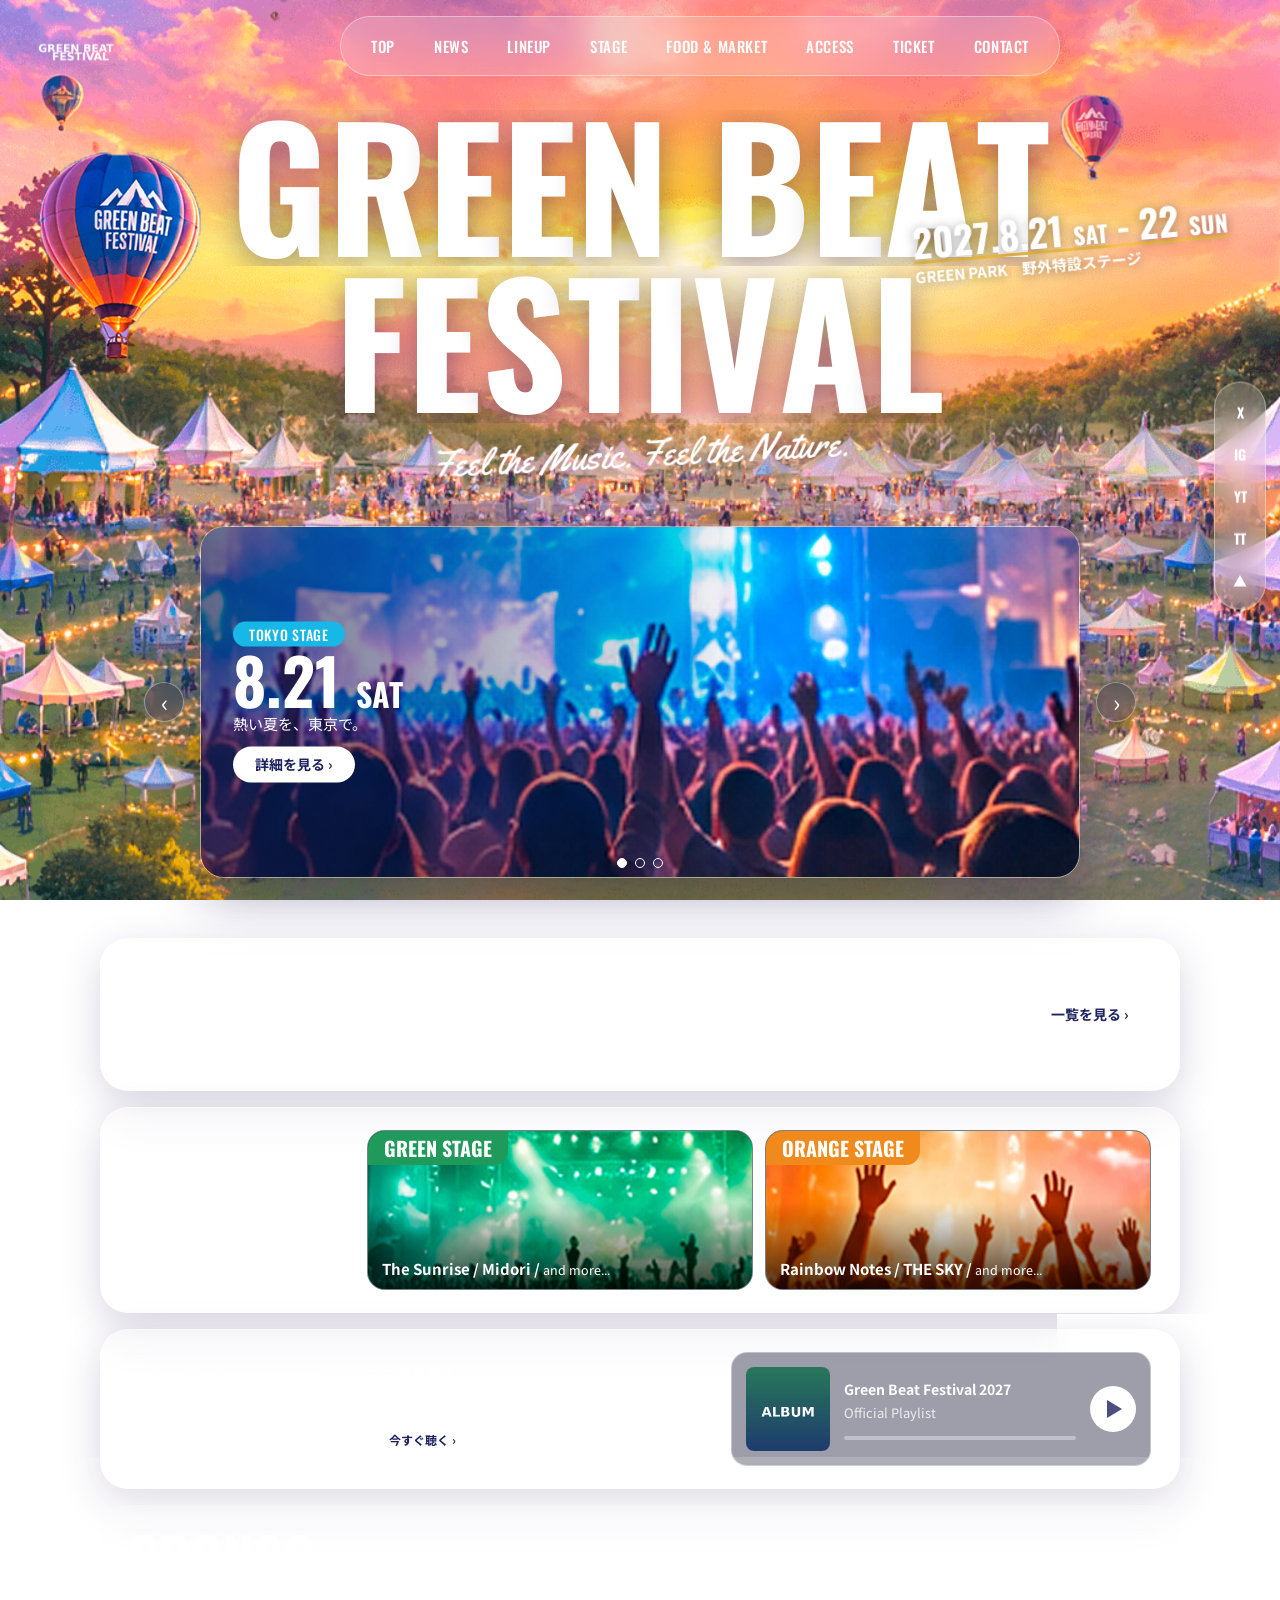
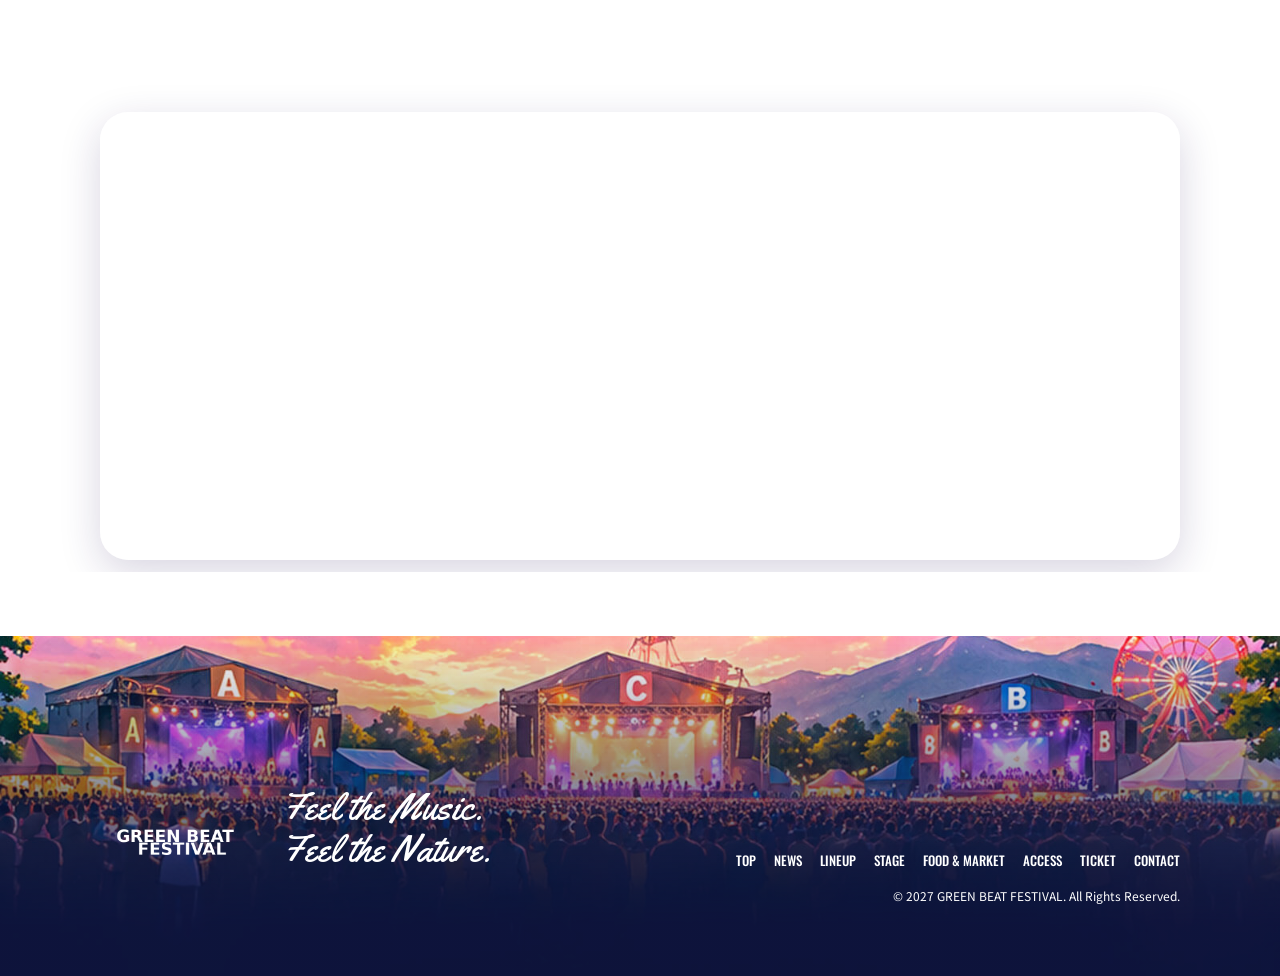
<file: index.html>
<!DOCTYPE html>
<html lang="ja">
<head>
<meta charset="UTF-8">
<meta name="viewport" content="width=device-width,initial-scale=1">
<title>GREEN BEAT FESTIVAL 2027 | 公式サイト</title>
<meta name="description" content="2027.8.21 SAT - 22 SUN 野外特設ステージで開催。Feel the Music. Feel the Nature.">
<link rel="preconnect" href="https://fonts.googleapis.com">
<link rel="preconnect" href="https://fonts.gstatic.com" crossorigin>
<link href="https://fonts.googleapis.com/css2?family=Noto+Sans+JP:wght@400;700&family=Oswald:wght@500;700&family=Yellowtail&display=swap" rel="stylesheet">
<link rel="stylesheet" href="style.css">
</head>
<body>

<!-- 画像は src を差し替えるだけでOK（images/ フォルダ内） -->
<div class="bg" aria-hidden="true">
  <img class="bg-sky" data-speed="0.06" src="images/bg-sky.jpg" alt="">
  <img class="bg-field" data-speed="0.14" src="images/bg.png" alt="">
</div>

<!-- ② ハンバーガーメニュー -->
<header class="hd">
  <a href="#top" class="logo"><img src="images/logo.png" alt="GREEN BEAT FESTIVAL"></a>
  <button class="burger" type="button" aria-label="メニューを開く" aria-expanded="false" aria-controls="gnav"><span></span><span></span><span></span></button>
  <nav id="gnav" class="gnav" aria-label="メインメニュー">
    <ul>
      <li><a href="#top" class="cur">TOP</a></li>
      <li><a href="#news">NEWS</a></li>
      <li><a href="#lineup">LINEUP</a></li>
      <li><a href="stage.html">STAGE</a></li>
      <li><a href="food.html">FOOD &amp; MARKET</a></li>
      <li><a href="access.html">ACCESS</a></li>
      <li><a href="ticket.html">TICKET</a></li>
      <li><a href="contact.html">CONTACT</a></li>
    </ul>
  </nav>
</header>

<ul class="sns" aria-label="SNS">
  <li><a href="#" aria-label="X">X</a></li>
  <li><a href="#" aria-label="Instagram">IG</a></li>
  <li><a href="#" aria-label="YouTube">YT</a></li>
  <li><a href="#" aria-label="TikTok">TT</a></li>
  <li><a href="#top" aria-label="ページ上部へ">▲</a></li>
</ul>

<main id="top">
  <!-- ① モーションタイポグラフィ + ③ パララックス -->
  <section class="hero">
    <img class="balloon b1" data-speed="-0.18" src="images/balloon-1.png" alt="">
    <img class="balloon b2" data-speed="-0.28" src="images/balloon-2.png" alt="">
    <h1 aria-label="GREEN BEAT FESTIVAL">
      <span class="mt" data-split>GREEN BEAT</span>
      <span class="mt" data-split>FESTIVAL</span>
    </h1>
    <p class="tagline">Feel the Music. Feel the Nature.</p>
    <p class="date"><strong>2027.8.21 <small>SAT</small> - 22 <small>SUN</small></strong><span>GREEN PARK　野外特設ステージ</span></p>

    <!-- ④ スライドショー -->
    <div class="slider" role="region" aria-roledescription="carousel" aria-label="注目のステージ">
      <button class="arrow prev" type="button" aria-label="前のスライド">‹</button>
      <div class="slides">
        <article class="slide">
          <img src="images/slide-1.jpg" alt="">
          <div class="cap"><span class="chip">TOKYO STAGE</span><p class="big">8.21 <small>SAT</small></p><p>熱い夏を、東京で。</p>
            <button class="pill" type="button" data-modal data-title="TOKYO STAGE 8.21 SAT" data-body="東京会場のメインステージ。夕暮れから夜にかけて、豪華アーティストが次々に登場します。（ここに詳細テキストを入れてください）">詳細を見る ›</button></div>
        </article>
        <article class="slide">
          <img src="images/slide-2.jpg" alt="">
          <div class="cap"><span class="chip">GREEN STAGE</span><p class="big">8.22 <small>SUN</small></p><p>風と緑に包まれて。</p>
            <button class="pill" type="button" data-modal data-title="GREEN STAGE 8.22 SUN" data-body="木々に囲まれた自然派ステージ。アコースティックからエレクトロまで幅広く展開します。（詳細テキスト）">詳細を見る ›</button></div>
        </article>
        <article class="slide">
          <img src="images/slide-3.jpg" alt="">
          <div class="cap"><span class="chip">ORANGE STAGE</span><p class="big">8.22 <small>SUN</small></p><p>夕日と、最高の一曲を。</p>
            <button class="pill" type="button" data-modal data-title="ORANGE STAGE 8.22 SUN" data-body="サンセットタイムに合わせたクライマックスステージ。（詳細テキスト）">詳細を見る ›</button></div>
        </article>
      </div>
      <button class="arrow next" type="button" aria-label="次のスライド">›</button>
      <div class="dots"></div>
    </div>
  </section>

  <div class="wrap">
    <!-- ⑤ モーダルウィンドウ（ニュース・ラインナップ共通） -->
    <section class="panel news" id="news">
      <h2><span class="mt" data-split>NEWS</span><small>最新情報</small></h2>
      <ul class="newslist">
        <li><button type="button" data-modal data-title="第2弾アーティスト発表！豪華ラインナップが決定！" data-body="2027.07.20　第2弾アーティストを発表しました。（本文を入れてください）"><time>2027.07.20</time>第2弾アーティスト発表！豪華ラインナップが決定！</button></li>
        <li><button type="button" data-modal data-title="チケット一般発売スタート！" data-body="2027.07.10　チケットの一般発売を開始しました。（本文を入れてください）"><time>2027.07.10</time>チケット一般発売スタート！</button></li>
        <li><button type="button" data-modal data-title="公式グッズの先行販売がスタートしました！" data-body="2027.06.25　公式グッズの先行販売を開始しました。（本文を入れてください）"><time>2027.06.25</time>公式グッズの先行販売がスタートしました！</button></li>
      </ul>
      <a class="pill" href="news.html">一覧を見る ›</a>
    </section>

    <section class="panel lineup" id="lineup">
      <h2><span class="mt" data-split>LINEUP</span><small>出演アーティスト</small></h2>
      <div class="cards">
        <button class="card green" type="button" data-modal data-title="GREEN STAGE" data-body="The Sunrise / Midori / and more...（出演者リストを入れてください）">
          <img src="images/stage-green.jpg" alt=""><span class="label">GREEN STAGE</span><span class="names">The Sunrise / Midori / <small>and more...</small></span></button>
        <button class="card orange" type="button" data-modal data-title="ORANGE STAGE" data-body="Rainbow Notes / THE SKY / and more...（出演者リストを入れてください）">
          <img src="images/stage-orange.jpg" alt=""><span class="label">ORANGE STAGE</span><span class="names">Rainbow Notes / THE SKY / <small>and more...</small></span></button>
      </div>
    </section>

    <section class="panel spotify">
      <h2><span class="mt" data-split>SPOTIFY</span><small>フェス公式プレイリスト</small></h2>
      <p class="lead">この夏を彩る、<br>最高のプレイリストを。<a class="pill" href="https://open.spotify.com/" target="_blank" rel="noopener">今すぐ聴く ›</a></p>
      <div class="player">
        <img src="images/album.jpg" alt="">
        <div><b>Green Beat Festival 2027</b><span>Official Playlist</span><i class="bar"></i></div>
        <button class="play" type="button" aria-pressed="false" aria-label="再生"><span></span></button>
      </div>
    </section>

    <section class="panel sponsors">
      <h2><span class="mt" data-split>SPONSORS</span><small>協賛企業</small></h2>
      <ul>
        <li><img src="images/sponsor-1.png" alt="協賛企業1"></li>
        <li><img src="images/sponsor-2.png" alt="協賛企業2"></li>
        <li><img src="images/sponsor-3.png" alt="協賛企業3"></li>
        <li><img src="images/sponsor-4.png" alt="協賛企業4"></li>
        <li><img src="images/sponsor-5.png" alt="協賛企業5"></li>
      </ul>
    </section>

    <!-- ⑥ アコーディオン（メニューのハッシュで該当項目が開く） -->
    <section class="panel info col" id="info">
      <h2><span class="mt" data-split>INFO</span><small>会場・チケットのご案内</small></h2>
      <div class="acc">
        <div class="acc-item" id="stage"><button class="acc-btn" type="button" aria-expanded="false">STAGE　ステージ紹介</button>
          <div class="acc-body"><p>STAGE A／B／C の3ステージ構成。タイムテーブルは決定次第公開します。（本文）</p></div></div>
        <div class="acc-item" id="food"><button class="acc-btn" type="button" aria-expanded="false">FOOD &amp; MARKET　フード・マーケット</button>
          <div class="acc-body"><p>全国のグルメ・クラフト・グッズが集まるマーケットエリアです。（本文）</p></div></div>
        <div class="acc-item" id="access"><button class="acc-btn" type="button" aria-expanded="false">ACCESS　アクセス</button>
          <div class="acc-body"><p>GREEN PARK 野外特設ステージ。最寄り駅からシャトルバスを運行予定です。（本文）</p></div></div>
        <div class="acc-item" id="ticket"><button class="acc-btn" type="button" aria-expanded="false">TICKET　チケット</button>
          <div class="acc-body"><p>1日券・2日券をご用意。販売ページは公式サイトからご確認ください。（本文）</p></div></div>
        <div class="acc-item" id="contact"><button class="acc-btn" type="button" aria-expanded="false">CONTACT　お問い合わせ</button>
          <div class="acc-body"><p>お問い合わせは公式サイトのフォームよりお願いします。（本文）</p></div></div>
      </div>
    </section>
  </div>
</main>

<footer class="ft">
  <img class="ft-bg" data-speed="-0.04" src="images/stage-view.jpg" alt="">
  <div class="ft-in">
    <img class="ft-logo" src="images/logo.png" alt="GREEN BEAT FESTIVAL">
    <p class="tagline">Feel the Music.<br>Feel the Nature.</p>
    <nav aria-label="フッターメニュー"><a href="#top">TOP</a><a href="#news">NEWS</a><a href="#lineup">LINEUP</a><a href="stage.html">STAGE</a><a href="#food">FOOD &amp; MARKET</a><a href="access.html">ACCESS</a><a href="ticket.html">TICKET</a><a href="contact.html">CONTACT</a></nav>
    <p class="copy">© 2027 GREEN BEAT FESTIVAL. All Rights Reserved.</p>
  </div>
</footer>

<dialog id="modal" aria-labelledby="modal-title">
  <button class="x" type="button" aria-label="閉じる">×</button>
  <h3 id="modal-title"></h3>
  <p class="mb"></p>
</dialog>

<script src="script.js"></script>
</body>
</html>
</file>
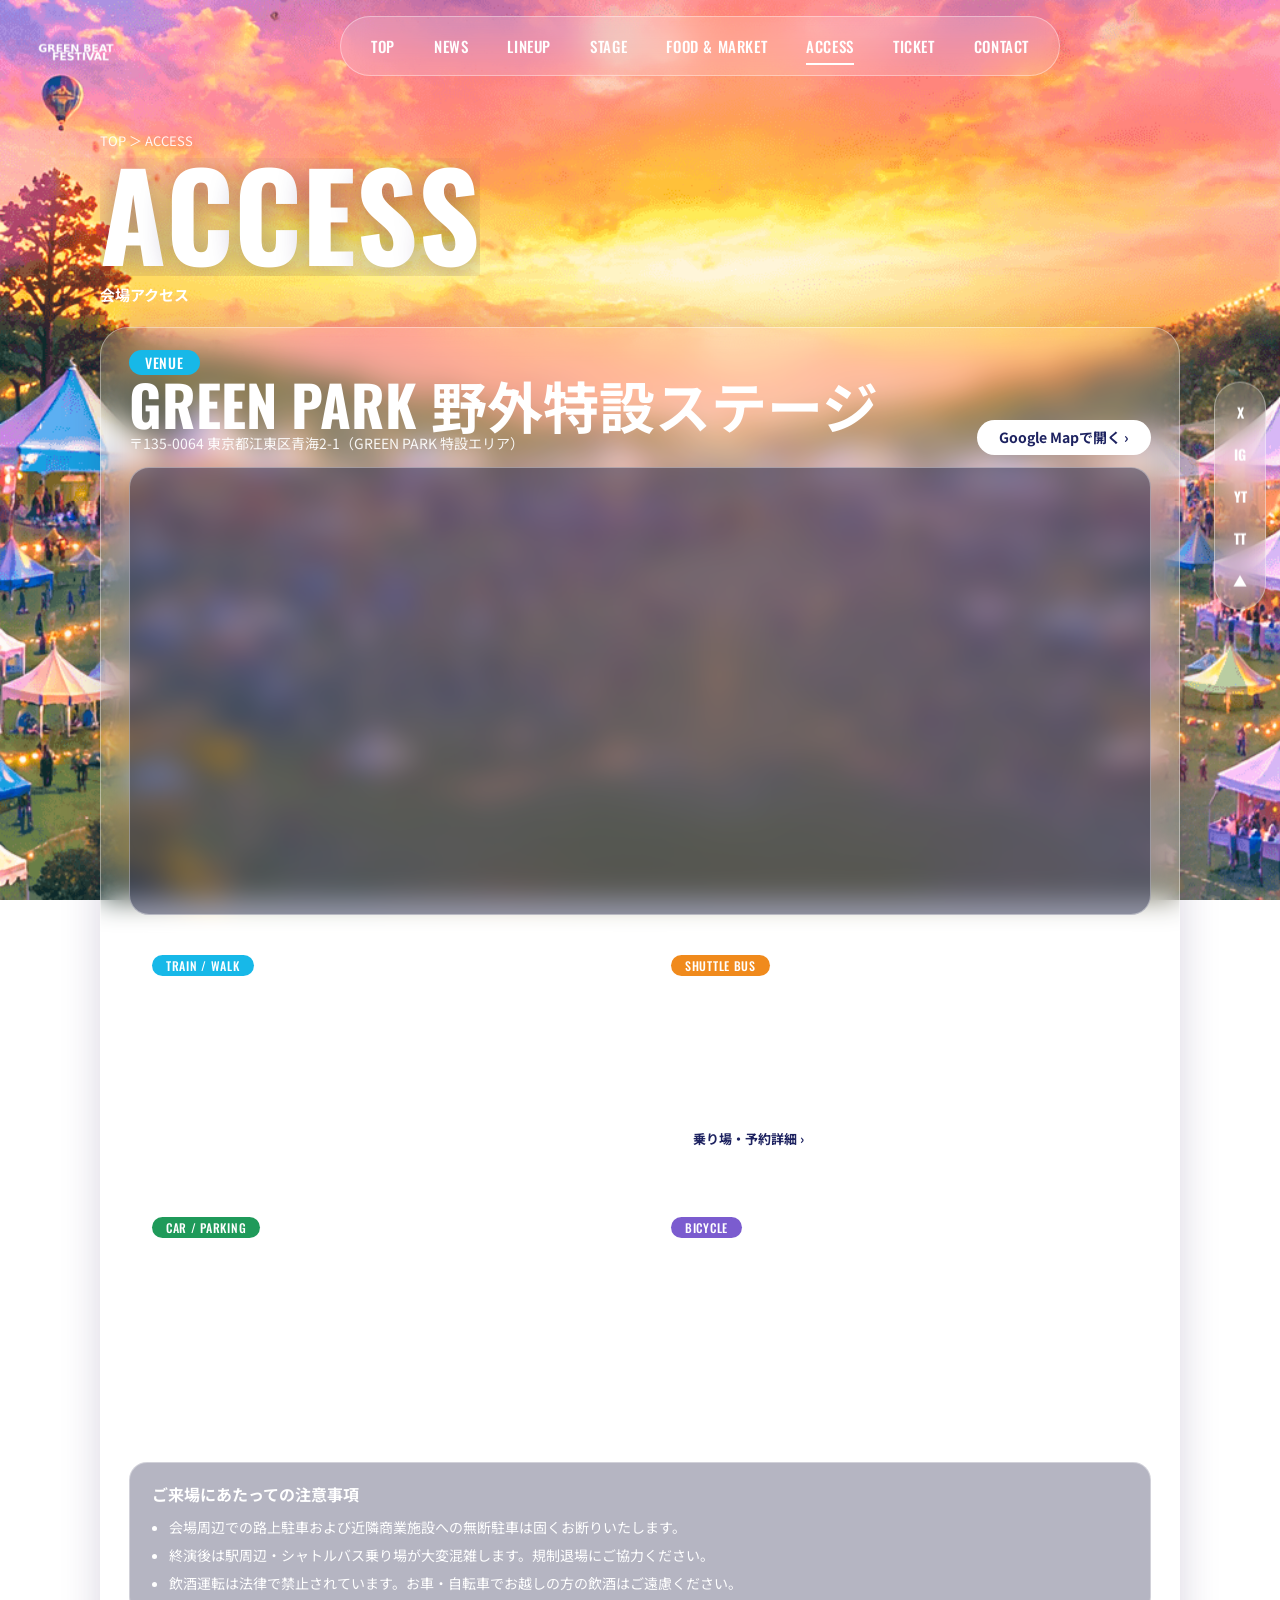
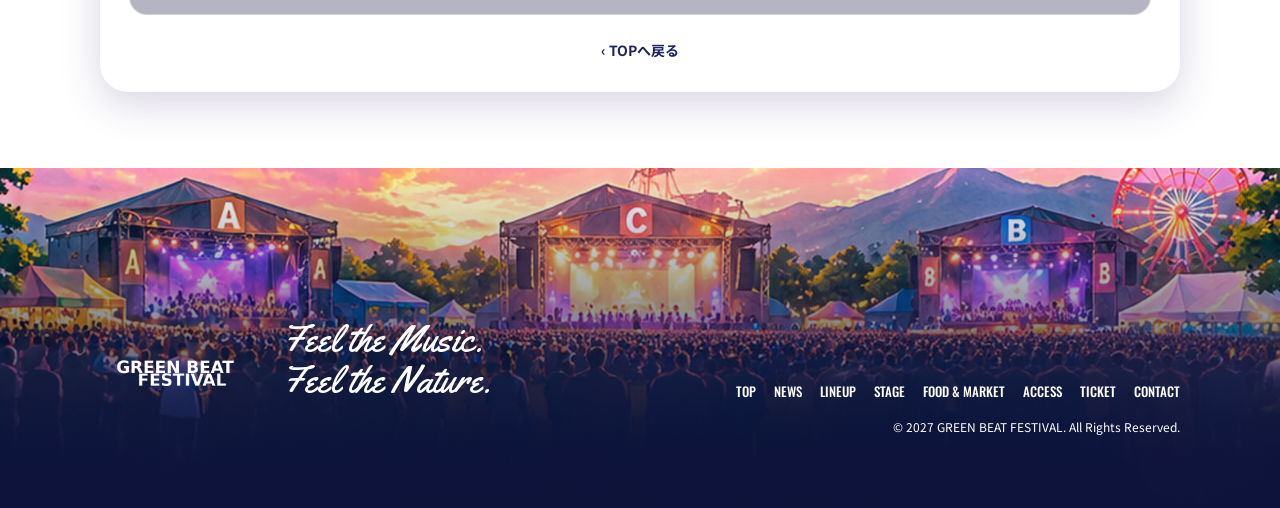
<file: access.html>
<!DOCTYPE html>
<html lang="ja">
<head>
<meta charset="UTF-8">
<meta name="viewport" content="width=device-width,initial-scale=1">
<title>ACCESS アクセス | GREEN BEAT FESTIVAL 2027</title>
<meta name="description" content="GREEN BEAT FESTIVAL 2027 会場「GREEN PARK 野外特設ステージ」へのアクセス方法・シャトルバス・駐車場のご案内。">
<link rel="preconnect" href="https://fonts.googleapis.com">
<link rel="preconnect" href="https://fonts.gstatic.com" crossorigin>
<link href="https://fonts.googleapis.com/css2?family=Noto+Sans+JP:wght@400;700&family=Oswald:wght@500;700&family=Yellowtail&display=swap" rel="stylesheet">
<link rel="stylesheet" href="style.css">
</head>
<body>

<div class="bg" aria-hidden="true">
  <img class="bg-sky" data-speed="0.06" src="images/bg-sky.jpg" alt="">
  <img class="bg-field" data-speed="0.14" src="images/bg.png" alt="">
</div>

<header class="hd">
  <a href="index.html#top" class="logo"><img src="images/logo.png" alt="GREEN BEAT FESTIVAL"></a>
  <button class="burger" type="button" aria-label="メニューを開く" aria-expanded="false" aria-controls="gnav"><span></span><span></span><span></span></button>
  <nav id="gnav" class="gnav" aria-label="メインメニュー">
    <ul>
      <li><a href="index.html#top">TOP</a></li>
      <li><a href="news.html">NEWS</a></li>
      <li><a href="index.html#lineup">LINEUP</a></li>
      <li><a href="stage.html">STAGE</a></li>
      <li><a href="food.html">FOOD &amp; MARKET</a></li>
      <li><a href="access.html" class="cur" aria-current="page">ACCESS</a></li>
      <li><a href="ticket.html">TICKET</a></li>
      <li><a href="contact.html">CONTACT</a></li>
    </ul>
  </nav>
</header>

<ul class="sns" aria-label="SNS">
  <li><a href="#" aria-label="X">X</a></li>
  <li><a href="#" aria-label="Instagram">IG</a></li>
  <li><a href="#" aria-label="YouTube">YT</a></li>
  <li><a href="#" aria-label="TikTok">TT</a></li>
  <li><a href="#top" aria-label="ページ上部へ">▲</a></li>
</ul>

<main id="top" class="page">
  <div class="page-hd">
    <nav class="crumb" aria-label="パンくずリスト"><a href="index.html">TOP</a> ＞ ACCESS</nav>
    <h1 aria-label="ACCESS"><span class="mt" data-split>ACCESS</span></h1>
    <p>会場アクセス</p>
  </div>

  <div class="wrap">
    <!-- 会場概要・マップ -->
    <section class="panel col">
      <div class="venue-head">
        <div>
          <span class="chip">VENUE</span>
          <h2 class="venue-name">GREEN PARK 野外特設ステージ</h2>
          <p class="venue-addr">〒135-0064 東京都江東区青海2-1（GREEN PARK 特設エリア）</p>
        </div>
        <a class="pill" href="https://maps.google.com/?q=35.619,139.775" target="_blank" rel="noopener">Google Mapで開く ›</a>
      </div>

      <div class="map-box">
        <iframe
          title="GREEN PARK 野外特設ステージ 周辺地図"
          src="https://www.openstreetmap.org/export/embed.html?bbox=139.765%2C35.613%2C139.785%2C35.625&amp;layer=mapnik&amp;marker=35.619%2C139.775"
          loading="lazy"
          referrerpolicy="no-referrer-when-downgrade"></iframe>
      </div>

      <!-- 交通手段 -->
      <div class="access-grid">
        <article class="access-card">
          <div class="access-tag c-lineup">TRAIN / WALK</div>
          <h3>電車・徒歩でお越しの方</h3>
          <ul>
            <li><b>ゆりかもめ「青海駅」</b>より徒歩約5分</li>
            <li><b>りんかい線「東京テレポート駅」</b>より徒歩約8分</li>
            <li>改札出口から会場ゲートまで案内スタッフが誘導いたします。</li>
          </ul>
        </article>

        <article class="access-card">
          <div class="access-tag c-orange">SHUTTLE BUS</div>
          <h3>オフィシャルシャトルバス</h3>
          <ul>
            <li><b>発着場所：</b>東京駅（丸の内南口）・新宿駅（西口）特設乗り場</li>
            <li><b>運行時間：</b>往路 8:30〜13:00（約15分間隔）／ 復路 19:00〜22:00</li>
            <li><b>料金：</b>片道 ¥1,000 ／ 往復 ¥1,800（事前予約制）</li>
          </ul>
          <button class="pill" type="button" data-modal data-title="オフィシャルシャトルバス詳細" data-body="【乗り場案内】東京駅丸の内南口バスターミナル2番乗り場、新宿駅西口都庁大型駐車場より発着します。チケット購入時にバス券を併せてお求めください。">乗り場・予約詳細 ›</button>
        </article>

        <article class="access-card">
          <div class="access-tag c-goods">CAR / PARKING</div>
          <h3>お車・バイクでお越しの方</h3>
          <ul>
            <li>首都高速湾岸線「臨海副都心出入口」より約5分</li>
            <li>会場隣接の<b>特設駐車場（事前駐車券制・1日 ¥3,000）</b>をご利用ください。</li>
            <li>駐車場台数には限りがございます。公共交通機関のご利用にご協力ください。</li>
          </ul>
        </article>

        <article class="access-card">
          <div class="access-tag c-info">BICYCLE</div>
          <h3>自転車でお越しの方</h3>
          <ul>
            <li>メインゲート横に<b>無料臨時駐輪場</b>を設けております。</li>
            <li>夜間は施錠管理を行いますが、盗難防止のため必ず二重ロックをお願いします。</li>
          </ul>
        </article>
      </div>

      <div class="guide-box">
        <h3>ご来場にあたっての注意事項</h3>
        <ul>
          <li>会場周辺での路上駐車および近隣商業施設への無断駐車は固くお断りいたします。</li>
          <li>終演後は駅周辺・シャトルバス乗り場が大変混雑します。規制退場にご協力ください。</li>
          <li>飲酒運転は法律で禁止されています。お車・自転車でお越しの方の飲酒はご遠慮ください。</li>
        </ul>
      </div>

      <a class="pill back" href="index.html">‹ TOPへ戻る</a>
    </section>
  </div>
</main>

<footer class="ft">
  <img class="ft-bg" data-speed="-0.04" src="images/stage-view.jpg" alt="">
  <div class="ft-in">
    <img class="ft-logo" src="images/logo.png" alt="GREEN BEAT FESTIVAL">
    <p class="tagline">Feel the Music.<br>Feel the Nature.</p>
    <nav aria-label="フッターメニュー"><a href="index.html#top">TOP</a><a href="news.html">NEWS</a><a href="index.html#lineup">LINEUP</a><a href="stage.html">STAGE</a><a href="food.html">FOOD &amp; MARKET</a><a href="access.html">ACCESS</a><a href="ticket.html">TICKET</a><a href="contact.html">CONTACT</a></nav>
    <p class="copy">© 2027 GREEN BEAT FESTIVAL. All Rights Reserved.</p>
  </div>
</footer>

<dialog id="modal" aria-labelledby="modal-title">
  <button class="x" type="button" aria-label="閉じる">×</button>
  <h3 id="modal-title"></h3>
  <p class="mb"></p>
</dialog>

<script src="script.js"></script>
</body>
</html>
</file>
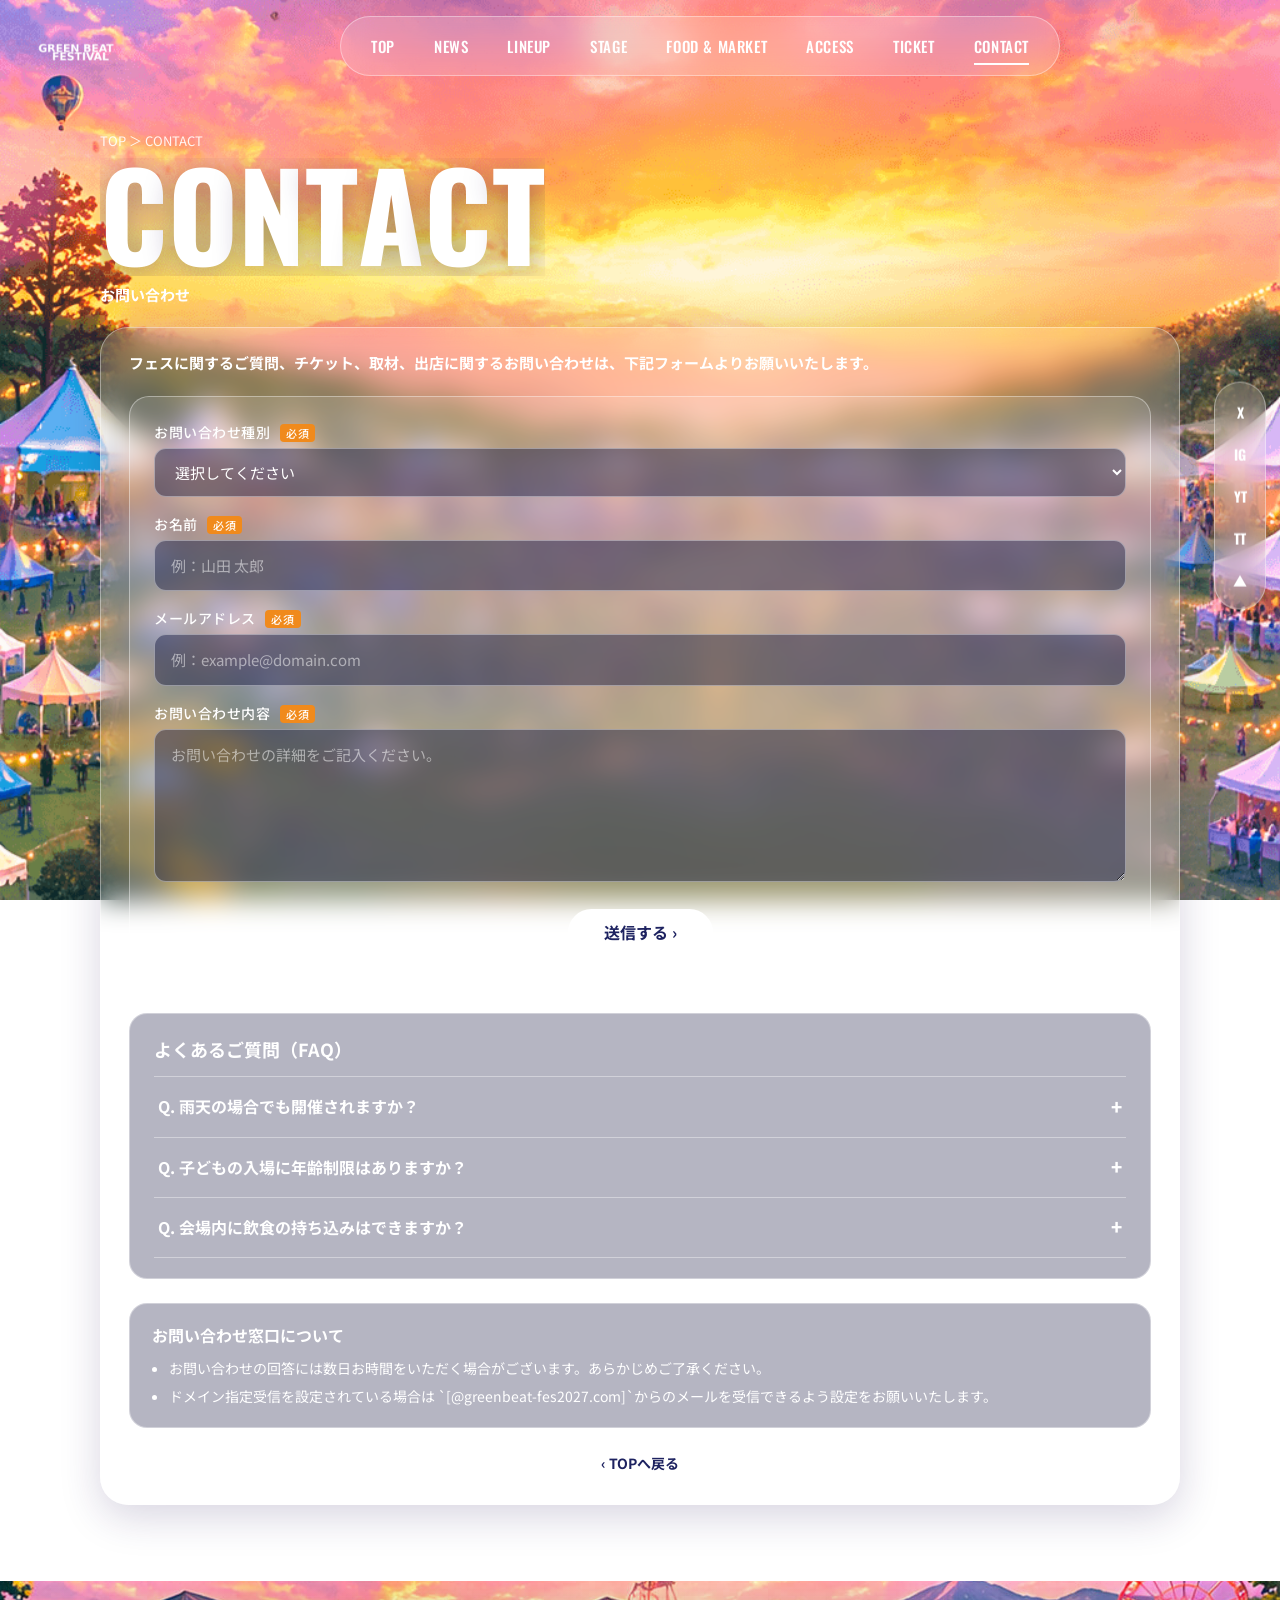
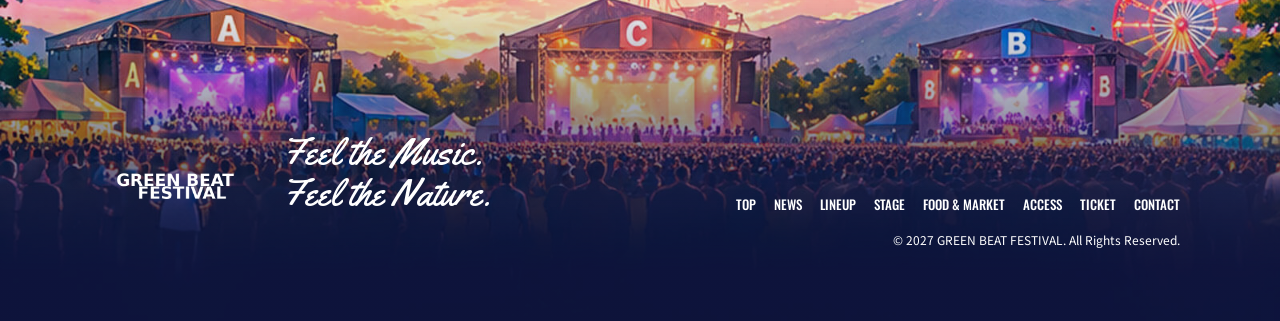
<file: contact.html>
<!DOCTYPE html>
<html lang="ja">
<head>
<meta charset="UTF-8">
<meta name="viewport" content="width=device-width,initial-scale=1">
<title>CONTACT お問い合わせ | GREEN BEAT FESTIVAL 2027</title>
<meta name="description" content="GREEN BEAT FESTIVAL 2027 に関するお問い合わせ、チケット、グッズ、出演者に関するご質問はこちらから。">
<link rel="preconnect" href="https://fonts.googleapis.com">
<link rel="preconnect" href="https://fonts.gstatic.com" crossorigin>
<link href="https://fonts.googleapis.com/css2?family=Noto+Sans+JP:wght@400;700&family=Oswald:wght@500;700&family=Yellowtail&display=swap" rel="stylesheet">
<link rel="stylesheet" href="style.css">
</head>
<body>

<div class="bg" aria-hidden="true">
  <img class="bg-sky" data-speed="0.06" src="images/bg-sky.jpg" alt="">
  <img class="bg-field" data-speed="0.14" src="images/bg.png" alt="">
</div>

<header class="hd">
  <a href="index.html#top" class="logo"><img src="images/logo.png" alt="GREEN BEAT FESTIVAL"></a>
  <button class="burger" type="button" aria-label="メニューを開く" aria-expanded="false" aria-controls="gnav"><span></span><span></span><span></span></button>
  <nav id="gnav" class="gnav" aria-label="メインメニュー">
    <ul>
      <li><a href="index.html#top">TOP</a></li>
      <li><a href="news.html">NEWS</a></li>
      <li><a href="index.html#lineup">LINEUP</a></li>
      <li><a href="stage.html">STAGE</a></li>
      <li><a href="food.html">FOOD &amp; MARKET</a></li>
      <li><a href="access.html">ACCESS</a></li>
      <li><a href="ticket.html">TICKET</a></li>
      <li><a href="contact.html" class="cur" aria-current="page">CONTACT</a></li>
    </ul>
  </nav>
</header>

<ul class="sns" aria-label="SNS">
  <li><a href="#" aria-label="X">X</a></li>
  <li><a href="#" aria-label="Instagram">IG</a></li>
  <li><a href="#" aria-label="YouTube">YT</a></li>
  <li><a href="#" aria-label="TikTok">TT</a></li>
  <li><a href="#top" aria-label="ページ上部へ">▲</a></li>
</ul>

<main id="top" class="page">
  <div class="page-hd">
    <nav class="crumb" aria-label="パンくずリスト"><a href="index.html">TOP</a> ＞ CONTACT</nav>
    <h1 aria-label="CONTACT"><span class="mt" data-split>CONTACT</span></h1>
    <p>お問い合わせ</p>
  </div>

  <div class="wrap">
    <section class="panel col">
      <p class="lead">フェスに関するご質問、チケット、取材、出店に関するお問い合わせは、下記フォームよりお願いいたします。</p>

      <!-- お問い合わせフォーム -->
      <div class="contact-form-box">
        <form onsubmit="event.preventDefault(); alert('お問い合わせを受け付けました。ご入力ありがとうございます！');">
          <div class="form-row">
            <label for="category">お問い合わせ種別 <span class="req">必須</span></label>
            <select id="category" required>
              <option value="">選択してください</option>
              <option value="ticket">チケットについて</option>
              <option value="access">会場・アクセス・シャトルバスについて</option>
              <option value="goods">オフィシャルグッズについて</option>
              <option value="food">フード＆マーケットについて</option>
              <option value="press">取材・メディア掲載について</option>
              <option value="other">その他のお問い合わせ</option>
            </select>
          </div>

          <div class="form-row">
            <label for="name">お名前 <span class="req">必須</span></label>
            <input type="text" id="name" placeholder="例：山田 太郎" required>
          </div>

          <div class="form-row">
            <label for="email">メールアドレス <span class="req">必須</span></label>
            <input type="email" id="email" placeholder="例：example@domain.com" required>
          </div>

          <div class="form-row">
            <label for="message">お問い合わせ内容 <span class="req">必須</span></label>
            <textarea id="message" rows="5" placeholder="お問い合わせの詳細をご記入ください。" required></textarea>
          </div>

          <div class="form-submit">
            <button class="pill submit-btn" type="submit">送信する ›</button>
          </div>
        </form>
      </div>

      <!-- よくあるご質問（FAQ） -->
      <div class="faq-section">
        <h3>よくあるご質問（FAQ）</h3>
        <div class="acc">
          <div class="acc-item">
            <button class="acc-btn" type="button" aria-expanded="false">Q. 雨天の場合でも開催されますか？</button>
            <div class="acc-body"><p>A. 原則として雨天決行となります（荒天・台風等の場合は中止となる場合があります）。中止の際は公式サイトおよびSNSにて速やかに告知いたします。</p></div>
          </div>
          <div class="acc-item">
            <button class="acc-btn" type="button" aria-expanded="false">Q. 子どもの入場に年齢制限はありますか？</button>
            <div class="acc-body"><p>A. 小学生以下は保護者同伴の場合に限り入場無料となります。ただし、周りのお客さまへのご配慮と安全確保をお願いいたします。</p></div>
          </div>
          <div class="acc-item">
            <button class="acc-btn" type="button" aria-expanded="false">Q. 会場内に飲食の持ち込みはできますか？</button>
            <div class="acc-body"><p>A. 会場内へのアルコール類および危険物の持ち込みは固くお断りいたします。ソフトドリンクや軽食の持ち込みは可能ですが、ぜひ会場内の「FOOD &amp; MARKET」エリアのフェス飯もご利用ください！</p></div>
          </div>
        </div>
      </div>

      <div class="guide-box">
        <h3>お問い合わせ窓口について</h3>
        <ul>
          <li>お問い合わせの回答には数日お時間をいただく場合がございます。あらかじめご了承ください。</li>
          <li>ドメイン指定受信を設定されている場合は `[@greenbeat-fes2027.com]`からのメールを受信できるよう設定をお願いいたします。</li>
        </ul>
      </div>

      <a class="pill back" href="index.html">‹ TOPへ戻る</a>
    </section>
  </div>
</main>

<footer class="ft">
  <img class="ft-bg" data-speed="-0.04" src="images/stage-view.jpg" alt="">
  <div class="ft-in">
    <img class="ft-logo" src="images/logo.png" alt="GREEN BEAT FESTIVAL">
    <p class="tagline">Feel the Music.<br>Feel the Nature.</p>
    <nav aria-label="フッターメニュー"><a href="index.html#top">TOP</a><a href="news.html">NEWS</a><a href="index.html#lineup">LINEUP</a><a href="stage.html">STAGE</a><a href="food.html">FOOD &amp; MARKET</a><a href="access.html">ACCESS</a><a href="ticket.html">TICKET</a><a href="contact.html">CONTACT</a></nav>
    <p class="copy">© 2027 GREEN BEAT FESTIVAL. All Rights Reserved.</p>
  </div>
</footer>

<dialog id="modal" aria-labelledby="modal-title">
  <button class="x" type="button" aria-label="閉じる">×</button>
  <h3 id="modal-title"></h3>
  <p class="mb"></p>
</dialog>

<script src="script.js"></script>
</body>
</html>
</file>
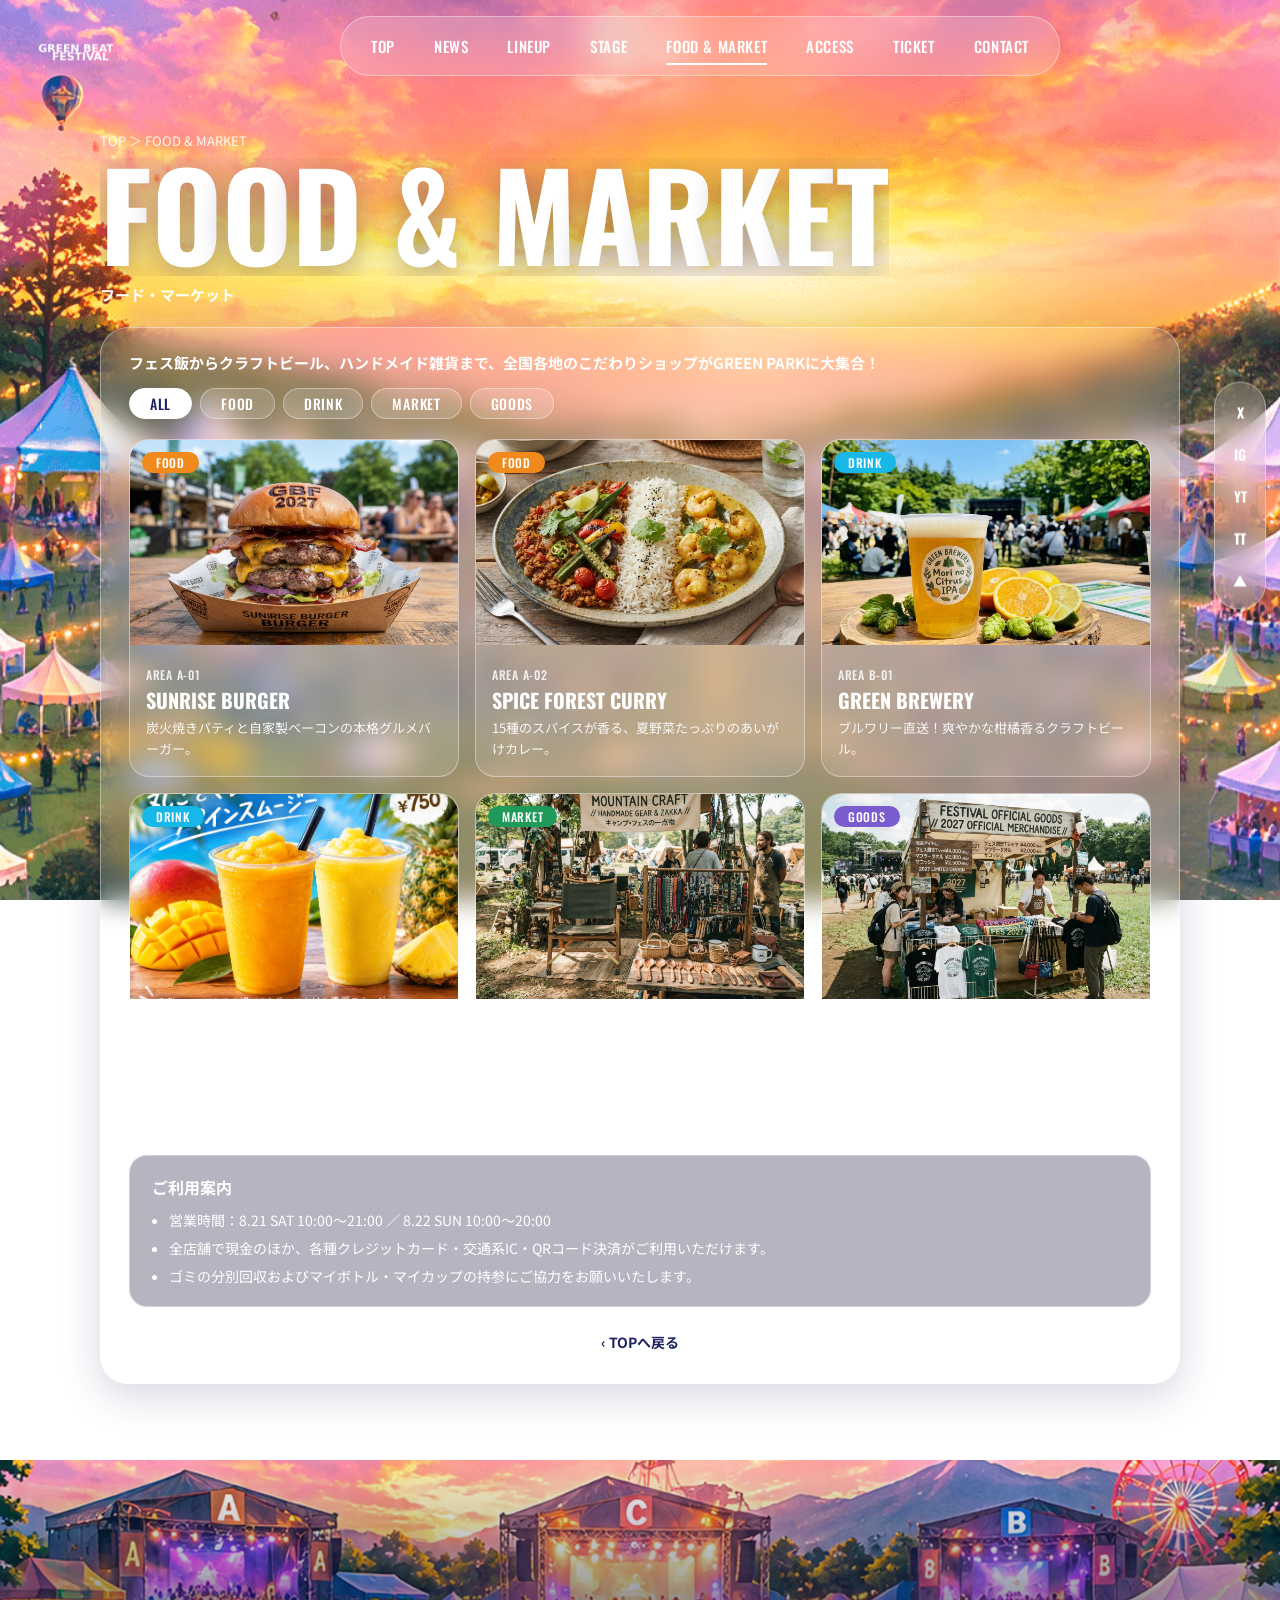
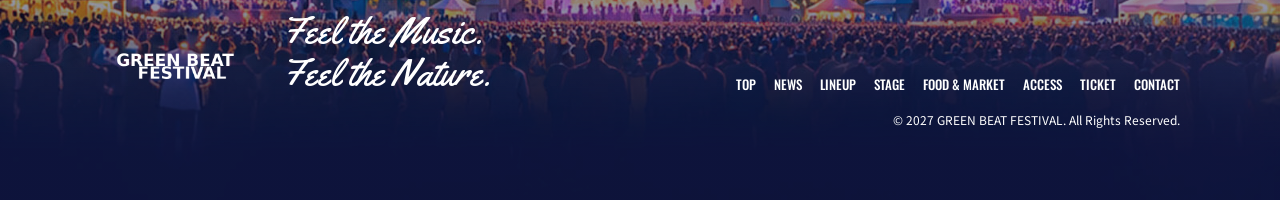
<file: food.html>
<!DOCTYPE html>
<html lang="ja">
<head>
<meta charset="UTF-8">
<meta name="viewport" content="width=device-width,initial-scale=1">
<title>FOOD &amp; MARKET フード・マーケット | GREEN BEAT FESTIVAL 2027</title>
<meta name="description" content="GREEN BEAT FESTIVAL 2027 のフード＆マーケット出店一覧。">
<link rel="preconnect" href="https://fonts.googleapis.com">
<link rel="preconnect" href="https://fonts.gstatic.com" crossorigin>
<link href="https://fonts.googleapis.com/css2?family=Noto+Sans+JP:wght@400;700&family=Oswald:wght@500;700&family=Yellowtail&display=swap" rel="stylesheet">
<link rel="stylesheet" href="style.css">
</head>
<body>

<div class="bg" aria-hidden="true">
  <img class="bg-sky" data-speed="0.06" src="images/bg-sky.jpg" alt="">
  <img class="bg-field" data-speed="0.14" src="images/bg.png" alt="">
</div>

<header class="hd">
  <a href="index.html#top" class="logo"><img src="images/logo.png" alt="GREEN BEAT FESTIVAL"></a>
  <button class="burger" type="button" aria-label="メニューを開く" aria-expanded="false" aria-controls="gnav"><span></span><span></span><span></span></button>
  <nav id="gnav" class="gnav" aria-label="メインメニュー">
    <ul>
      <li><a href="index.html#top">TOP</a></li>
      <li><a href="news.html">NEWS</a></li>
      <li><a href="index.html#lineup">LINEUP</a></li>
      <li><a href="stage.html">STAGE</a></li>
      <li><a href="food.html" class="cur" aria-current="page">FOOD &amp; MARKET</a></li>
      <li><a href="index.html#access">ACCESS</a></li>
      <li><a href="ticket.html">TICKET</a></li>
      <li><a href="contact.html">CONTACT</a></li>
    </ul>
  </nav>
</header>

<ul class="sns" aria-label="SNS">
  <li><a href="#" aria-label="X">X</a></li>
  <li><a href="#" aria-label="Instagram">IG</a></li>
  <li><a href="#" aria-label="YouTube">YT</a></li>
  <li><a href="#" aria-label="TikTok">TT</a></li>
  <li><a href="#top" aria-label="ページ上部へ">▲</a></li>
</ul>

<main id="top" class="page">
  <div class="page-hd">
    <nav class="crumb" aria-label="パンくずリスト"><a href="index.html">TOP</a> ＞ FOOD &amp; MARKET</nav>
    <h1 aria-label="FOOD & MARKET"><span class="mt" data-split>FOOD &amp; MARKET</span></h1>
    <p>フード・マーケット</p>
  </div>

  <div class="wrap">
    <section class="panel col">
      <p class="lead">フェス飯からクラフトビール、ハンドメイド雑貨まで、全国各地のこだわりショップがGREEN PARKに大集合！</p>

      <div class="filters" role="group" aria-label="カテゴリで絞り込み">
        <button type="button" data-filter="all" aria-pressed="true">ALL</button>
        <button type="button" data-filter="FOOD" aria-pressed="false">FOOD</button>
        <button type="button" data-filter="DRINK" aria-pressed="false">DRINK</button>
        <button type="button" data-filter="MARKET" aria-pressed="false">MARKET</button>
        <button type="button" data-filter="GOODS" aria-pressed="false">GOODS</button>
      </div>

      <!-- ショップを増やすときは <article> を1つコピーして data-cat・data-title・data-body・画像・テキストを書き換え -->
      <div class="shopgrid">
        <article class="shop" data-cat="FOOD">
          <button type="button" data-modal data-title="SUNRISE BURGER（エリアA-01）" data-body="【看板メニュー】ダブルチーズ・スモークバーガー ¥1,300 ／ 炭火焼きパティと自家製ベーコンの本格グルメバーガー。ボリューム満点でライブ前のエネルギーチャージに最適！">
            <div class="shop-img">
              <img src="images/burger.jpeg" alt="SUNRISE BURGER">
              <span class="cat c-ticket">FOOD</span>
            </div>
            <div class="shop-txt">
              <span class="area">AREA A-01</span>
              <h2>SUNRISE BURGER</h2>
              <p>炭火焼きパティと自家製ベーコンの本格グルメバーガー。</p>
            </div>
          </button>
        </article>

        <article class="shop" data-cat="FOOD">
          <button type="button" data-modal data-title="SPICE FOREST CURRY（エリアA-02）" data-body="【看板メニュー】2種あいがけスパイスカレー ¥1,200 ／ 15種類のスパイスを独自ブレンド。夏野菜たっぷりのチキンキーマとココナッツ海老カレーのあいがけが大人気。">
            <div class="shop-img">
              <img src="images/curry.jpeg" alt="SPICE FOREST CURRY">
              <span class="cat c-ticket">FOOD</span>
            </div>
            <div class="shop-txt">
              <span class="area">AREA A-02</span>
              <h2>SPICE FOREST CURRY</h2>
              <p>15種のスパイスが香る、夏野菜たっぷりのあいがけカレー。</p>
            </div>
          </button>
        </article>

        <article class="shop" data-cat="DRINK">
          <button type="button" data-modal data-title="GREEN BREWERY（エリアB-01）" data-body="【看板メニュー】森のシトラスIPA ¥800 ／ 地元ブルワリー直送のクラフトビール。柑橘系の爽やかなホップの香りで、青空の下での乾杯にぴったり！ソフトドリンクもご用意。">
            <div class="shop-img">
              <img src="images/beer.jpeg" alt="GREEN BREWERY">
              <span class="cat c-lineup">DRINK</span>
            </div>
            <div class="shop-txt">
              <span class="area">AREA B-01</span>
              <h2>GREEN BREWERY</h2>
              <p>ブルワリー直送！爽やかな柑橘香るクラフトビール。</p>
            </div>
          </button>
        </article>

        <article class="shop" data-cat="DRINK">
          <button type="button" data-modal data-title="TROPICAL SMOOTHIE STAND（エリアB-02）" data-body="【看板メニュー】丸ごとマンゴー＆パインスムージー ¥750 ／ 完熟フルーツをその場でミキサーにかける濃厚スムージー。ひんやりクールダウンにどうぞ。">
            <div class="shop-img">
              <img src="images/smoothie.png" alt="TROPICAL SMOOTHIE STAND">
              <span class="cat c-lineup">DRINK</span>
            </div>
            <div class="shop-txt">
              <span class="area">AREA B-02</span>
              <h2>TROPICAL SMOOTHIE STAND</h2>
              <p>完熟南国フルーツを贅沢に使った濃厚フローズンスムージー。</p>
            </div>
          </button>
        </article>

        <article class="shop" data-cat="MARKET">
          <button type="button" data-modal data-title="WOOD &amp; CANVAS CRAFT（エリアC-01）" data-body="【取扱アイテム】アウトドアチェア・パラコードストラップ・木製カトラリー ／ キャンプやフェスで活躍する一点物のハンドメイドギア＆雑貨を展開。">
            <div class="shop-img">
              <img src="images/outdoor.jpeg" alt="WOOD & CANVAS CRAFT">
              <span class="cat c-goods">MARKET</span>
            </div>
            <div class="shop-txt">
              <span class="area">AREA C-01</span>
              <h2>WOOD &amp; CANVAS CRAFT</h2>
              <p>アウトドアやフェスで使えるハンドメイドギア＆雑貨。</p>
            </div>
          </button>
        </article>

        <article class="shop" data-cat="GOODS">
          <button type="button" data-modal data-title="OFFICIAL GOODS SHOP（エリアC-02）" data-body="【取扱アイテム】フェス限定Tシャツ ¥4,000 / マフラータオル ¥2,000 / サコッシュ ¥2,500 ／ 2027年限定デザインの公式オフィシャルグッズ販売ブースです。">
            <div class="shop-img">
              <img src="images/t-shirt.jpeg" alt="OFFICIAL GOODS SHOP">
              <span class="cat c-info">GOODS</span>
            </div>
            <div class="shop-txt">
              <span class="area">AREA C-02</span>
              <h2>OFFICIAL GOODS SHOP</h2>
              <p>2027限定Tシャツやタオルなど公式オフィシャルグッズ。</p>
            </div>
          </button>
        </article>
      </div>

      <div class="guide-box">
        <h3>ご利用案内</h3>
        <ul>
          <li>営業時間：8.21 SAT 10:00〜21:00 ／ 8.22 SUN 10:00〜20:00</li>
          <li>全店舗で現金のほか、各種クレジットカード・交通系IC・QRコード決済がご利用いただけます。</li>
          <li>ゴミの分別回収およびマイボトル・マイカップの持参にご協力をお願いいたします。</li>
        </ul>
      </div>

      <a class="pill back" href="index.html">‹ TOPへ戻る</a>
    </section>
  </div>
</main>

<footer class="ft">
  <img class="ft-bg" data-speed="-0.04" src="images/stage-view.jpg" alt="">
  <div class="ft-in">
    <img class="ft-logo" src="images/logo.png" alt="GREEN BEAT FESTIVAL">
    <p class="tagline">Feel the Music.<br>Feel the Nature.</p>
    <nav aria-label="フッターメニュー"><a href="index.html#top">TOP</a><a href="news.html">NEWS</a><a href="index.html#lineup">LINEUP</a><a href="stage.html">STAGE</a><a href="food.html">FOOD &amp; MARKET</a><a href="access.html">ACCESS</a><a href="ticket.html">TICKET</a><a href="contact.html">CONTACT</a></nav>
    <p class="copy">© 2027 GREEN BEAT FESTIVAL. All Rights Reserved.</p>
  </div>
</footer>

<dialog id="modal" aria-labelledby="modal-title">
  <button class="x" type="button" aria-label="閉じる">×</button>
  <h3 id="modal-title"></h3>
  <p class="mb"></p>
</dialog>

<script src="script.js"></script>
</body>
</html>
</file>
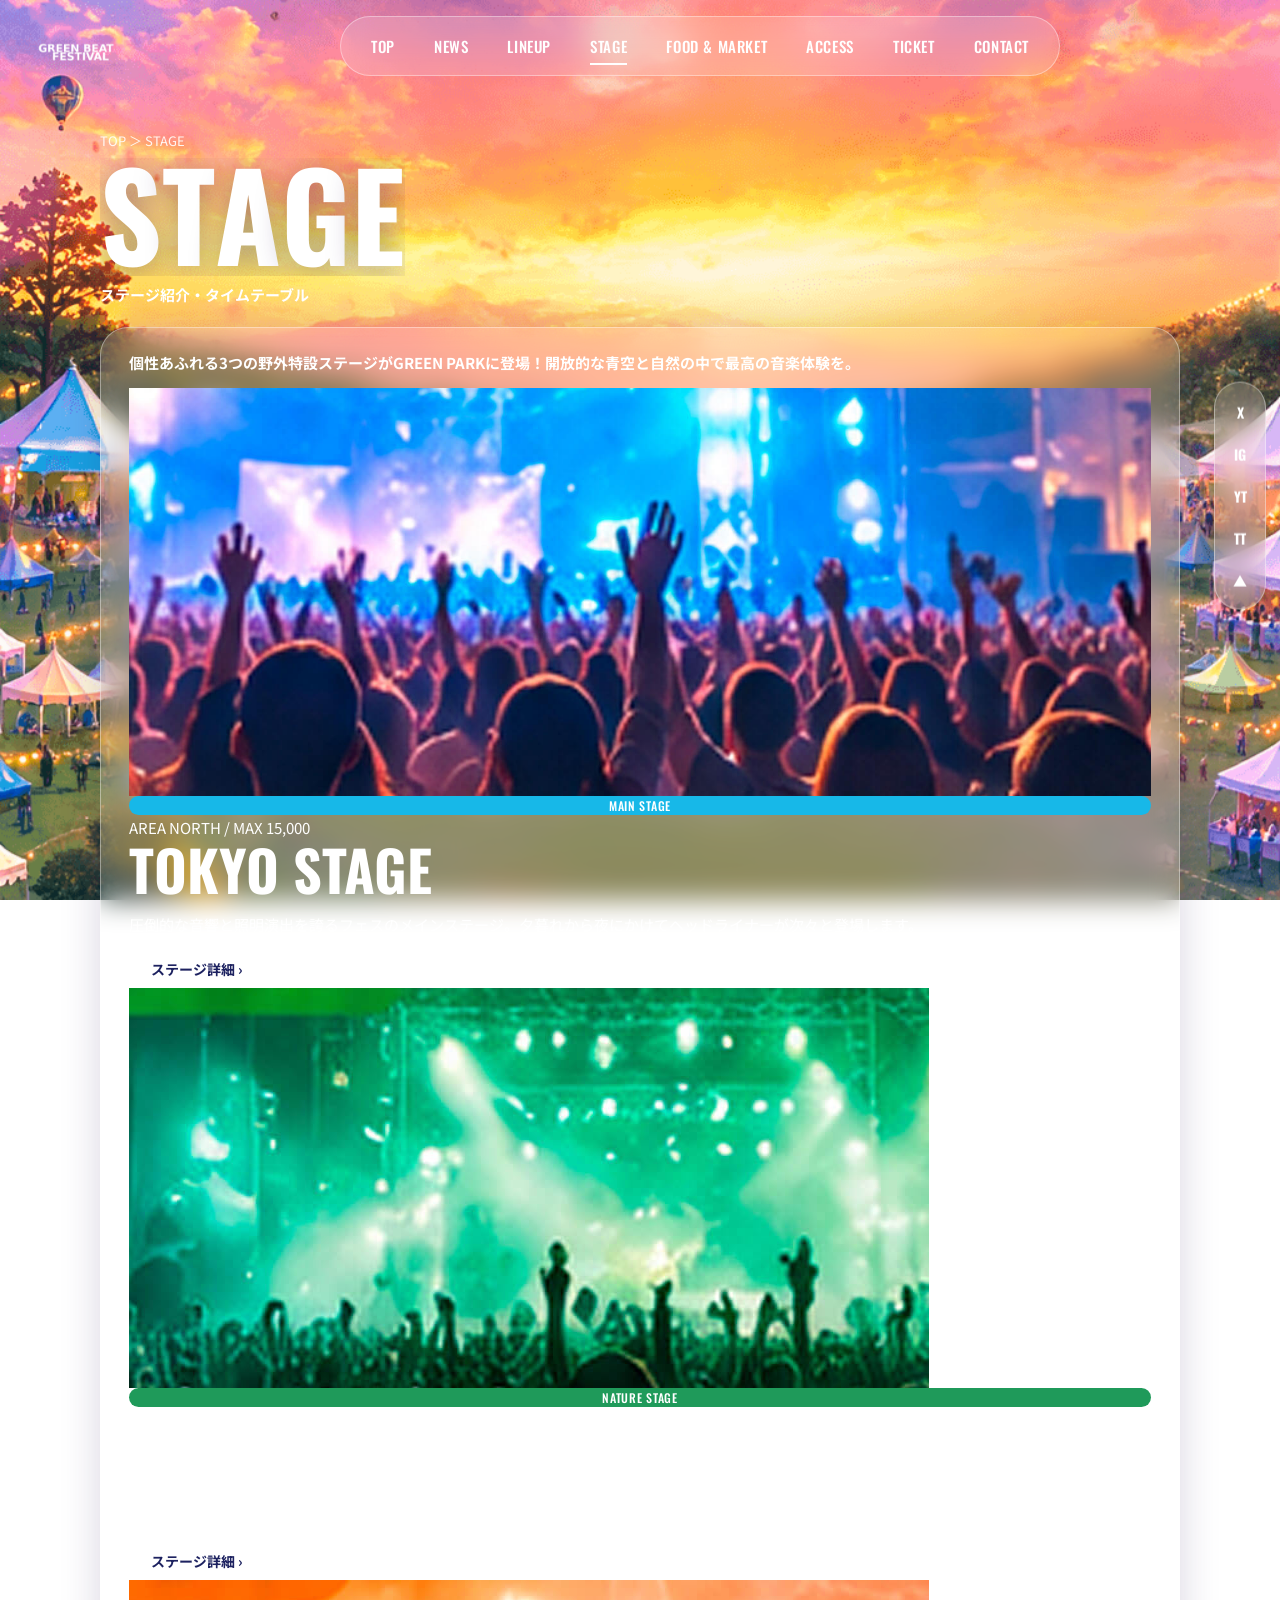
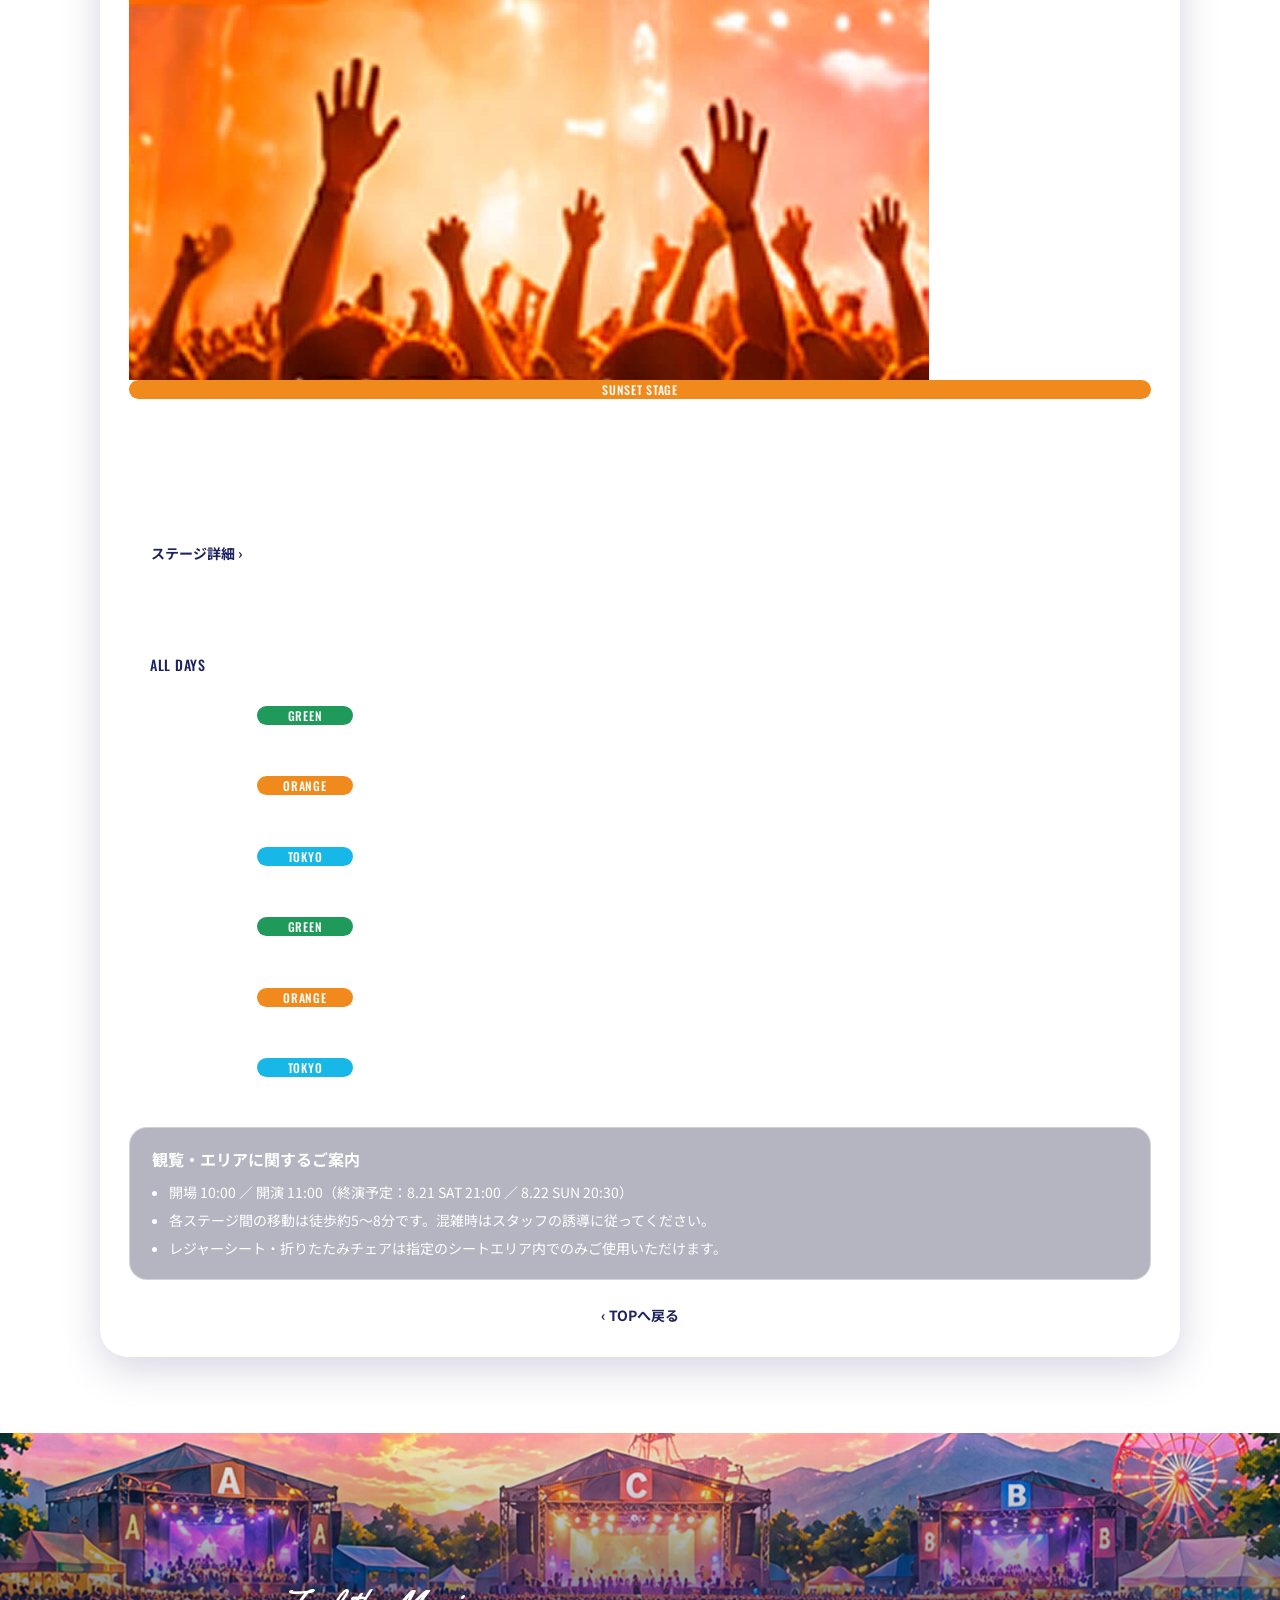
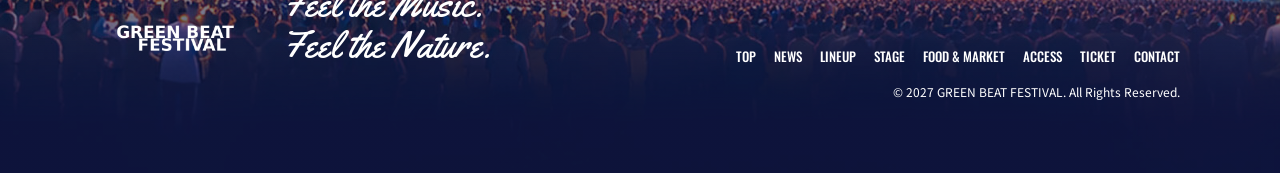
<file: stage.html>
<!DOCTYPE html>
<html lang="ja">
<head>
<meta charset="UTF-8">
<meta name="viewport" content="width=device-width,initial-scale=1">
<title>STAGE ステージ紹介・タイムテーブル | GREEN BEAT FESTIVAL 2027</title>
<meta name="description" content="GREEN BEAT FESTIVAL 2027 の3つの野外特設ステージ紹介とタイムテーブルのご案内。">
<link rel="preconnect" href="https://fonts.googleapis.com">
<link rel="preconnect" href="https://fonts.gstatic.com" crossorigin>
<link href="https://fonts.googleapis.com/css2?family=Noto+Sans+JP:wght@400;700&family=Oswald:wght@500;700&family=Yellowtail&display=swap" rel="stylesheet">
<link rel="stylesheet" href="style.css">
</head>
<body>

<div class="bg" aria-hidden="true">
  <img class="bg-sky" data-speed="0.06" src="images/bg-sky.jpg" alt="">
  <img class="bg-field" data-speed="0.14" src="images/bg.png" alt="">
</div>

<header class="hd">
  <a href="index.html#top" class="logo"><img src="images/logo.png" alt="GREEN BEAT FESTIVAL"></a>
  <button class="burger" type="button" aria-label="メニューを開く" aria-expanded="false" aria-controls="gnav"><span></span><span></span><span></span></button>
  <nav id="gnav" class="gnav" aria-label="メインメニュー">
    <ul>
      <li><a href="index.html#top">TOP</a></li>
      <li><a href="news.html">NEWS</a></li>
      <li><a href="index.html#lineup">LINEUP</a></li>
      <li><a href="stage.html" class="cur" aria-current="page">STAGE</a></li>
      <li><a href="food.html">FOOD &amp; MARKET</a></li>
      <li><a href="access.html">ACCESS</a></li>
      <li><a href="ticket.html">TICKET</a></li>
      <li><a href="index.html#contact">CONTACT</a></li>
    </ul>
  </nav>
</header>

<ul class="sns" aria-label="SNS">
  <li><a href="#" aria-label="X">X</a></li>
  <li><a href="#" aria-label="Instagram">IG</a></li>
  <li><a href="#" aria-label="YouTube">YT</a></li>
  <li><a href="#" aria-label="TikTok">TT</a></li>
  <li><a href="#top" aria-label="ページ上部へ">▲</a></li>
</ul>

<main id="top" class="page">
  <div class="page-hd">
    <nav class="crumb" aria-label="パンくずリスト"><a href="index.html">TOP</a> ＞ STAGE</nav>
    <h1 aria-label="STAGE"><span class="mt" data-split>STAGE</span></h1>
    <p>ステージ紹介・タイムテーブル</p>
  </div>

  <div class="wrap">
    <section class="panel col">
      <p class="lead">個性あふれる3つの野外特設ステージがGREEN PARKに登場！開放的な青空と自然の中で最高の音楽体験を。</p>

      <!-- 3つのステージ紹介カード -->
      <div class="stage-grid">
        <article class="stage-card">
          <div class="stage-img">
            <img src="images/slide-1.jpg" alt="TOKYO STAGE">
            <span class="cat c-lineup">MAIN STAGE</span>
          </div>
          <div class="stage-txt">
            <span class="area">AREA NORTH / MAX 15,000</span>
            <h2>TOKYO STAGE</h2>
            <p>圧倒的な音響と照明演出を誇るフェスのメインステージ。夕暮れから夜にかけてヘッドライナーが次々と登場します。</p>
            <button class="pill" type="button" data-modal data-title="TOKYO STAGE（メインステージ）" data-body="【ステージ特徴】最新のラインアレイスピーカーと大型LEDビジョンを完備。前方スタンディングエリアと後方シートエリアに分かれており、誰でも快適にお楽しみいただけます。">ステージ詳細 ›</button>
          </div>
        </article>

        <article class="stage-card">
          <div class="stage-img">
            <img src="images/stage-green.jpg" alt="GREEN STAGE">
            <span class="cat c-goods">NATURE STAGE</span>
          </div>
          <div class="stage-txt">
            <span class="area">AREA EAST / MAX 6,000</span>
            <h2>GREEN STAGE</h2>
            <p>豊かな木々と芝生に囲まれた自然派ステージ。アコースティックからエレクトロまで、心地よい風とともに響きます。</p>
            <button class="pill" type="button" data-modal data-title="GREEN STAGE（グリーンステージ）" data-body="【ステージ特徴】木陰が多く、レジャーシートを広げてゆったりと音楽に浸れるエリア。隣接するフードエリアからもアクセス抜群です。">ステージ詳細 ›</button>
          </div>
        </article>

        <article class="stage-card">
          <div class="stage-img">
            <img src="images/stage-orange.jpg" alt="ORANGE STAGE">
            <span class="cat c-ticket">SUNSET STAGE</span>
          </div>
          <div class="stage-txt">
            <span class="area">AREA WEST / MAX 4,000</span>
            <h2>ORANGE STAGE</h2>
            <p>海風と夕日を背に受けるサンセットステージ。クライマックスに向けて会場全体のボルテージが最高潮に達します。</p>
            <button class="pill" type="button" data-modal data-title="ORANGE STAGE（オレンジステージ）" data-body="【ステージ特徴】夕方17時頃から黄金色の夕焼けに包まれる絶景ロケーション。新進気鋭のアーティストから実力派バンドまで熱いステージを展開します。">ステージ詳細 ›</button>
          </div>
        </article>
      </div>

      <!-- タイムテーブル（日程フィルター付き） -->
      <div class="tt-section">
        <div class="tt-head">
          <h3>TIMETABLE <small>タイムテーブル（予定）</small></h3>
          <div class="filters" role="group" aria-label="日程で絞り込み">
            <button type="button" data-filter="all" aria-pressed="true">ALL DAYS</button>
            <button type="button" data-filter="DAY1" aria-pressed="false">8.21 SAT</button>
            <button type="button" data-filter="DAY2" aria-pressed="false">8.22 SUN</button>
          </div>
        </div>

        <ul class="newsfull tt-list">
          <li data-cat="DAY1">
            <button type="button" data-modal data-title="8.21 SAT 11:30〜 GREEN STAGE" data-body="【出演】Midori ／ 1日目の幕開けを飾る爽やかなアコースティック・ライブセット！">
              <time>8.21 11:30</time>
              <span class="cat c-goods">GREEN</span>
              <span class="ttl">Midori <small>（OPENING ACT）</small></span>
            </button>
          </li>
          <li data-cat="DAY1">
            <button type="button" data-modal data-title="8.21 SAT 15:00〜 ORANGE STAGE" data-body="【出演】Rainbow Notes ／ 午後の海風とともに届けるポップ＆グルーヴサウンド。">
              <time>8.21 15:00</time>
              <span class="cat c-ticket">ORANGE</span>
              <span class="ttl">Rainbow Notes</span>
            </button>
          </li>
          <li data-cat="DAY1">
            <button type="button" data-modal data-title="8.21 SAT 19:30〜 TOKYO STAGE" data-body="【出演】The Sunrise ／ DAY1のヘッドライナーとして圧巻のナイトショーを披露！">
              <time>8.21 19:30</time>
              <span class="cat c-lineup">TOKYO</span>
              <span class="ttl">The Sunrise <small>（DAY1 HEADLINER）</small></span>
            </button>
          </li>
          <li data-cat="DAY2">
            <button type="button" data-modal data-title="8.22 SUN 12:00〜 GREEN STAGE" data-body="【出演】Midori（Special Session） ／ ゲストミュージシャンを迎えた2日目限定の特別編成。">
              <time>8.22 12:00</time>
              <span class="cat c-goods">GREEN</span>
              <span class="ttl">Midori <small>（Special Session）</small></span>
            </button>
          </li>
          <li data-cat="DAY2">
            <button type="button" data-modal data-title="8.22 SUN 17:30〜 ORANGE STAGE" data-body="【出演】THE SKY ／ サンセットタイムに合わせて届けるエモーショナルなステージ。">
              <time>8.22 17:30</time>
              <span class="cat c-ticket">ORANGE</span>
              <span class="ttl">THE SKY <small>（SUNSET LIVE）</small></span>
            </button>
          </li>
          <li data-cat="DAY2">
            <button type="button" data-modal data-title="8.22 SUN 19:30〜 TOKYO STAGE" data-body="【出演】GRAND FINALE ALL STARS ／ 2日間のフィナーレを飾るスペシャルステージ！">
              <time>8.22 19:30</time>
              <span class="cat c-lineup">TOKYO</span>
              <span class="ttl">GRAND FINALE <small>（and more...）</small></span>
            </button>
          </li>
        </ul>
      </div>

      <div class="guide-box">
        <h3>観覧・エリアに関するご案内</h3>
        <ul>
          <li>開場 10:00 ／ 開演 11:00（終演予定：8.21 SAT 21:00 ／ 8.22 SUN 20:30）</li>
          <li>各ステージ間の移動は徒歩約5〜8分です。混雑時はスタッフの誘導に従ってください。</li>
          <li>レジャーシート・折りたたみチェアは指定のシートエリア内でのみご使用いただけます。</li>
        </ul>
      </div>

      <a class="pill back" href="index.html">‹ TOPへ戻る</a>
    </section>
  </div>
</main>

<footer class="ft">
  <img class="ft-bg" data-speed="-0.04" src="images/stage-view.jpg" alt="">
  <div class="ft-in">
    <img class="ft-logo" src="images/logo.png" alt="GREEN BEAT FESTIVAL">
    <p class="tagline">Feel the Music.<br>Feel the Nature.</p>
    <nav aria-label="フッターメニュー"><a href="index.html#top">TOP</a><a href="news.html">NEWS</a><a href="index.html#lineup">LINEUP</a><a href="stage.html">STAGE</a><a href="food.html">FOOD &amp; MARKET</a><a href="access.html">ACCESS</a><a href="ticket.html">TICKET</a><a href="index.html#contact">CONTACT</a></nav>
    <p class="copy">© 2027 GREEN BEAT FESTIVAL. All Rights Reserved.</p>
  </div>
</footer>

<dialog id="modal" aria-labelledby="modal-title">
  <button class="x" type="button" aria-label="閉じる">×</button>
  <h3 id="modal-title"></h3>
  <p class="mb"></p>
</dialog>

<script src="script.js"></script>
</body>
</html>
</file>
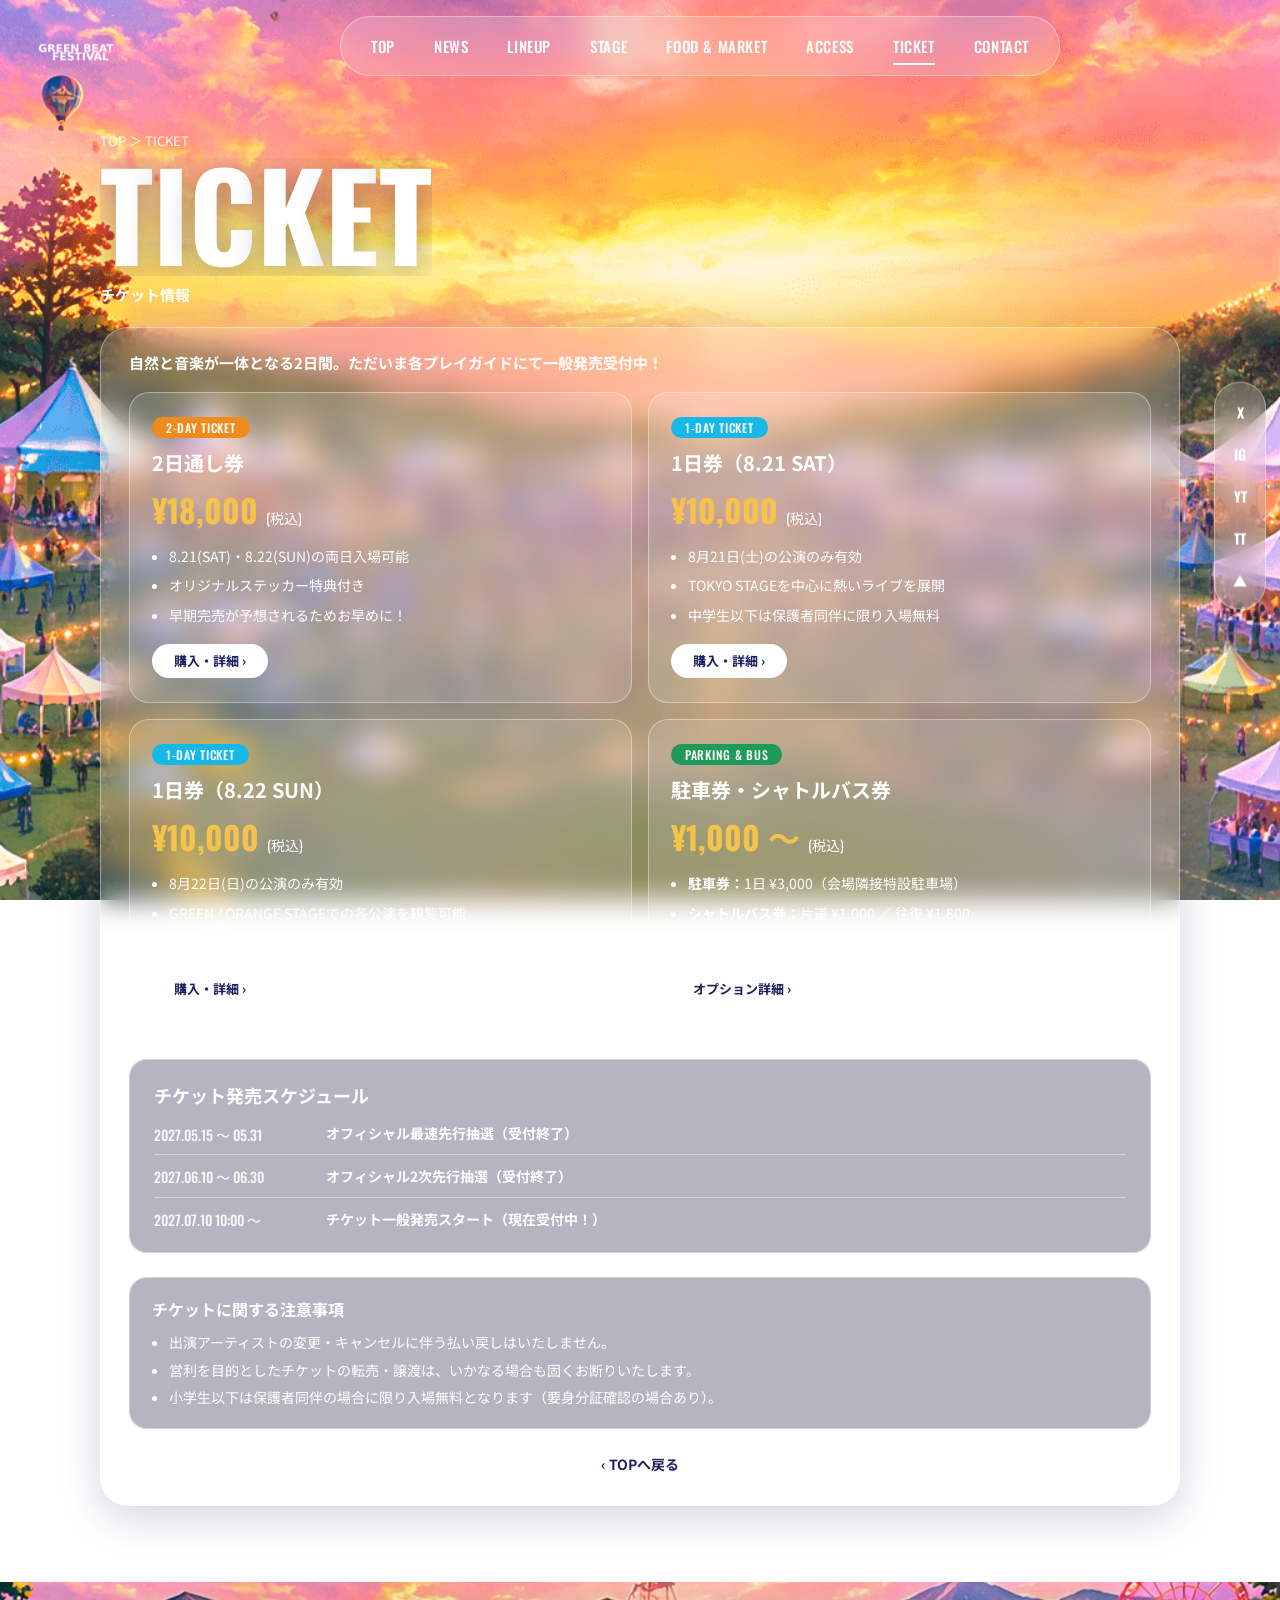
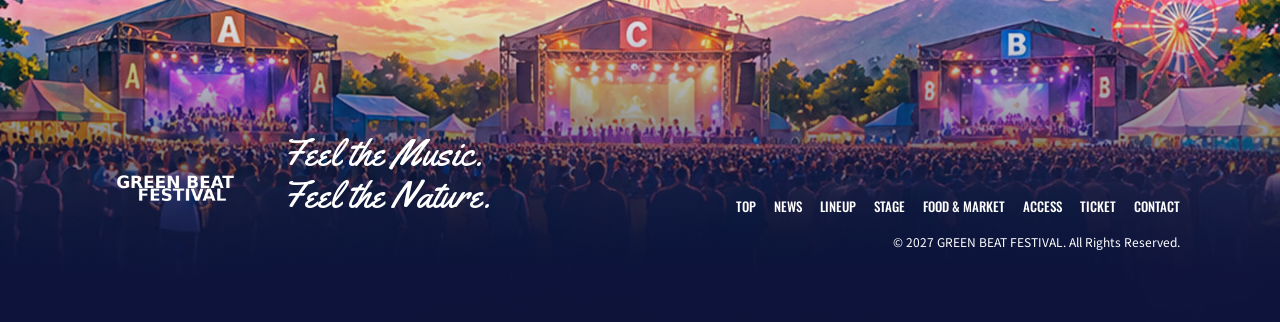
<file: ticket.html>
<!DOCTYPE html>
<html lang="ja">
<head>
<meta charset="UTF-8">
<meta name="viewport" content="width=device-width,initial-scale=1">
<title>TICKET チケット情報 | GREEN BEAT FESTIVAL 2027</title>
<meta name="description" content="GREEN BEAT FESTIVAL 2027 のチケット料金・券種・発売スケジュール・注意事項のご案内。">
<link rel="preconnect" href="https://fonts.googleapis.com">
<link rel="preconnect" href="https://fonts.gstatic.com" crossorigin>
<link href="https://fonts.googleapis.com/css2?family=Noto+Sans+JP:wght@400;700&family=Oswald:wght@500;700&family=Yellowtail&display=swap" rel="stylesheet">
<link rel="stylesheet" href="style.css">
</head>
<body>

<div class="bg" aria-hidden="true">
  <img class="bg-sky" data-speed="0.06" src="images/bg-sky.jpg" alt="">
  <img class="bg-field" data-speed="0.14" src="images/bg.png" alt="">
</div>

<header class="hd">
  <a href="index.html#top" class="logo"><img src="images/logo.png" alt="GREEN BEAT FESTIVAL"></a>
  <button class="burger" type="button" aria-label="メニューを開く" aria-expanded="false" aria-controls="gnav"><span></span><span></span><span></span></button>
  <nav id="gnav" class="gnav" aria-label="メインメニュー">
    <ul>
      <li><a href="index.html#top">TOP</a></li>
      <li><a href="news.html">NEWS</a></li>
      <li><a href="index.html#lineup">LINEUP</a></li>
      <li><a href="index.html#stage">STAGE</a></li>
      <li><a href="food.html">FOOD &amp; MARKET</a></li>
      <li><a href="access.html">ACCESS</a></li>
      <li><a href="ticket.html" class="cur" aria-current="page">TICKET</a></li>
      <li><a href="index.html#contact">CONTACT</a></li>
    </ul>
  </nav>
</header>

<ul class="sns" aria-label="SNS">
  <li><a href="#" aria-label="X">X</a></li>
  <li><a href="#" aria-label="Instagram">IG</a></li>
  <li><a href="#" aria-label="YouTube">YT</a></li>
  <li><a href="#" aria-label="TikTok">TT</a></li>
  <li><a href="#top" aria-label="ページ上部へ">▲</a></li>
</ul>

<main id="top" class="page">
  <div class="page-hd">
    <nav class="crumb" aria-label="パンくずリスト"><a href="index.html">TOP</a> ＞ TICKET</nav>
    <h1 aria-label="TICKET"><span class="mt" data-split>TICKET</span></h1>
    <p>チケット情報</p>
  </div>

  <div class="wrap">
    <section class="panel col">
      <p class="lead">自然と音楽が一体となる2日間。ただいま各プレイガイドにて一般発売受付中！</p>

      <!-- チケット料金・券種一覧 -->
      <div class="ticket-grid">
        <article class="ticket-card">
          <div class="ticket-tag c-orange">2-DAY TICKET</div>
          <h3>2日通し券</h3>
          <p class="price">¥18,000 <small>(税込)</small></p>
          <ul>
            <li>8.21(SAT)・8.22(SUN)の両日入場可能</li>
            <li>オリジナルステッカー特典付き</li>
            <li>早期完売が予想されるためお早めに！</li>
          </ul>
          <button class="pill" type="button" data-modal data-title="2日通し券のご購入について" data-body="【受付プレイガイド】公式オンラインストア、チケットぴあ、ローソンチケット、イープラスにて販売中。予定枚数に達し次第、販売を終了いたします。">購入・詳細 ›</button>
        </article>

        <article class="ticket-card">
          <div class="ticket-tag c-lineup">1-DAY TICKET</div>
          <h3>1日券（8.21 SAT）</h3>
          <p class="price">¥10,000 <small>(税込)</small></p>
          <ul>
            <li>8月21日(土)の公演のみ有効</li>
            <li>TOKYO STAGEを中心に熱いライブを展開</li>
            <li>中学生以下は保護者同伴に限り入場無料</li>
          </ul>
          <button class="pill" type="button" data-modal data-title="8月21日 1日券のご購入" data-body="【注意事項】8月21日(土)のOPEN 10:00から有効となります。当日券の販売は未定ですので、前売券の事前購入をお勧めします。">購入・詳細 ›</button>
        </article>

        <article class="ticket-card">
          <div class="ticket-tag c-lineup">1-DAY TICKET</div>
          <h3>1日券（8.22 SUN）</h3>
          <p class="price">¥10,000 <small>(税込)</small></p>
          <ul>
            <li>8月22日(日)の公演のみ有効</li>
            <li>GREEN / ORANGE STAGEでの各公演を観覧可能</li>
            <li>中学生以下は保護者同伴に限り入場無料</li>
          </ul>
          <button class="pill" type="button" data-modal data-title="8月22日 1日券のご購入" data-body="【注意事項】8月22日(日)のOPEN 10:00から有効となります。サンセットタイムのクライマックスをお見逃しなく！">購入・詳細 ›</button>
        </article>

        <article class="ticket-card">
          <div class="ticket-tag c-goods">PARKING &amp; BUS</div>
          <h3>駐車券・シャトルバス券</h3>
          <p class="price">¥1,000 〜 <small>(税込)</small></p>
          <ul>
            <li><b>駐車券：</b>1日 ¥3,000（会場隣接特設駐車場）</li>
            <li><b>シャトルバス券：</b>片道 ¥1,000 ／ 往復 ¥1,800</li>
            <li>各オプション券は入場券と同時にお求めください。</li>
          </ul>
          <button class="pill" type="button" data-modal data-title="駐車券・シャトルバス券の詳細" data-body="【オプション券について】駐車券およびシャトルバス券単体でのご購入も各プレイガイドから可能です。数に限りがございます。">オプション詳細 ›</button>
        </article>
      </div>

      <!-- チケット発売スケジュール -->
      <div class="schedule-box">
        <h3>チケット発売スケジュール</h3>
        <ul class="schedule-list">
          <li>
            <time>2027.05.15 〜 05.31</time>
            <span class="sch-ttl">オフィシャル最速先行抽選（受付終了）</span>
          </li>
          <li>
            <time>2027.06.10 〜 06.30</time>
            <span class="sch-ttl">オフィシャル2次先行抽選（受付終了）</span>
          </li>
          <li>
            <time>2027.07.10 10:00 〜</time>
            <span class="sch-ttl">チケット一般発売スタート（現在受付中！）</span>
          </li>
        </ul>
      </div>

      <div class="guide-box">
        <h3>チケットに関する注意事項</h3>
        <ul>
          <li>出演アーティストの変更・キャンセルに伴う払い戻しはいたしません。</li>
          <li>営利を目的としたチケットの転売・譲渡は、いかなる場合も固くお断りいたします。</li>
          <li>小学生以下は保護者同伴の場合に限り入場無料となります（要身分証確認の場合あり）。</li>
        </ul>
      </div>

      <a class="pill back" href="index.html">‹ TOPへ戻る</a>
    </section>
  </div>
</main>

<footer class="ft">
  <img class="ft-bg" data-speed="-0.04" src="images/stage-view.jpg" alt="">
  <div class="ft-in">
    <img class="ft-logo" src="images/logo.png" alt="GREEN BEAT FESTIVAL">
    <p class="tagline">Feel the Music.<br>Feel the Nature.</p>
    <nav aria-label="フッターメニュー"><a href="index.html#top">TOP</a><a href="news.html">NEWS</a><a href="index.html#lineup">LINEUP</a><a href="index.html#stage">STAGE</a><a href="food.html">FOOD &amp; MARKET</a><a href="access.html">ACCESS</a><a href="ticket.html">TICKET</a><a href="index.html#contact">CONTACT</a></nav>
    <p class="copy">© 2027 GREEN BEAT FESTIVAL. All Rights Reserved.</p>
  </div>
</footer>

<dialog id="modal" aria-labelledby="modal-title">
  <button class="x" type="button" aria-label="閉じる">×</button>
  <h3 id="modal-title"></h3>
  <p class="mb"></p>
</dialog>

<script src="script.js"></script>
</body>
</html>
</file>
<file: style.css>
:root{
  --ink:#fff;--glass:rgba(255,255,255,.16);--line:rgba(255,255,255,.38);
  --cyan:#17b8e8;--green:#1f9a5a;--orange:#f08a1c;--navy:#1d2260;
  --disp:"Oswald","Noto Sans JP",sans-serif;--script:"Yellowtail",cursive;
  --r:28px;
}
*,*::before,*::after{box-sizing:border-box}
html{scroll-behavior:smooth;scroll-padding-top:90px}
body{margin:0;color:var(--ink);font:400 15px/1.7 "Noto Sans JP",sans-serif;
  background:linear-gradient(180deg,#3d3f9e 0%,#9a63b8 35%,#ee8a6b 68%,#f6b95c 100%) fixed}
img{max-width:100%;display:block}
a{color:inherit;text-decoration:none}
ul{list-style:none;margin:0;padding:0}
button{font:inherit;color:inherit;cursor:pointer}
:focus-visible{outline:3px solid #fff;outline-offset:3px}
body.lock{overflow:hidden}

/* ③ パララックス背景 */
.bg{position:fixed;inset:0;z-index:-1;overflow:hidden}
.bg img{position:absolute;left:0;width:100%;height:130%;top:-15%;object-fit:cover;will-change:transform}

/* header / ② hamburger */
.hd{position:fixed;inset:0 0 auto;z-index:50;display:flex;align-items:center;gap:24px;padding:16px 28px}
.logo img{width:96px;height:auto}
.gnav{flex:1;max-width:720px;margin:0 auto;background:var(--glass);border:1px solid var(--line);
  backdrop-filter:blur(14px);-webkit-backdrop-filter:blur(14px);border-radius:999px;padding:0 20px}
.gnav ul{display:flex;justify-content:space-between}
.gnav a{display:block;padding:18px 10px;font:500 15px var(--disp);letter-spacing:.04em;position:relative}
.gnav a::after{content:"";position:absolute;left:10px;right:10px;bottom:10px;height:2px;background:#fff;transform:scaleX(0);transition:transform .3s}
.gnav a:hover::after,.gnav a.cur::after{transform:scaleX(1)}
.burger{display:none;width:48px;height:48px;border-radius:50%;border:1px solid var(--line);background:var(--glass);
  backdrop-filter:blur(14px);position:relative;z-index:60;margin-left:auto}
.burger span{position:absolute;left:13px;right:13px;height:2px;background:#fff;border-radius:2px;transition:.3s}
.burger span:nth-child(1){top:16px}.burger span:nth-child(2){top:23px}.burger span:nth-child(3){top:30px}
.burger[aria-expanded=true] span:nth-child(1){top:23px;transform:rotate(45deg)}
.burger[aria-expanded=true] span:nth-child(2){opacity:0}
.burger[aria-expanded=true] span:nth-child(3){top:23px;transform:rotate(-45deg)}

.sns{position:fixed;right:14px;top:50%;translate:0 -30%;z-index:40;display:grid;gap:4px;padding:10px 6px;
  background:var(--glass);border:1px solid var(--line);backdrop-filter:blur(14px);border-radius:999px;text-align:center}
.sns a{display:grid;place-items:center;width:38px;height:38px;font:700 14px var(--disp)}
.sns a:hover{background:rgba(255,255,255,.25);border-radius:50%}

/* ① モーションタイポグラフィ */
.mt{display:inline-block;overflow:hidden;padding-bottom:.08em}
.mt .ch{display:inline-block;transform:translateY(110%) rotate(8deg);opacity:0}
.mt.in .ch{animation:rise .8s cubic-bezier(.2,.8,.2,1) forwards;animation-delay:calc(var(--i)*55ms)}
@keyframes rise{to{transform:none;opacity:1}}
.tagline{font:400 clamp(24px,3.6vw,38px)/1.1 var(--script);margin:0;
  clip-path:inset(0 100% 0 0);animation:wipe 1.6s .9s ease-out forwards}
@keyframes wipe{to{clip-path:inset(0 0 -20% 0)}}

/* hero */
.hero{position:relative;min-height:100svh;padding:110px 20px 60px;text-align:center}
.hero h1{margin:0;font:700 clamp(64px,13vw,168px)/.86 var(--disp);text-transform:uppercase;text-shadow:0 6px 30px rgba(40,20,90,.45)}
.hero h1 .mt{display:block}
.hero .tagline{margin:10px 0 0;rotate:-3deg}
.date{position:absolute;right:4%;top:210px;rotate:-5deg;text-align:left;margin:0;text-shadow:0 2px 12px rgba(0,0,0,.4)}
.date strong{display:block;font:700 clamp(24px,3vw,40px)/1 var(--disp);border-bottom:3px solid #f5c34b}
.date small{font-size:.6em}.date span{font-weight:700}
.balloon{position:absolute;pointer-events:none;animation:float 6s ease-in-out infinite}
.b1{left:3%;top:130px;width:clamp(90px,16vw,170px)}
.b2{right:12%;top:90px;width:clamp(50px,6vw,70px);animation-delay:-2s}
@keyframes float{50%{translate:0 -14px}}

/* ④ slider */
.slider{position:relative;width:min(80%,880px);margin:clamp(24px,4vw,56px) auto 0;aspect-ratio:16/6.4;min-height:210px}
.slides{position:absolute;inset:0;border-radius:24px;overflow:hidden;border:1px solid var(--line);box-shadow:0 20px 50px rgba(30,20,90,.35)}
.slide{position:absolute;inset:0;opacity:0;visibility:hidden;transition:opacity .8s,visibility .8s;text-align:left}
.slide.on{opacity:1;visibility:visible}
.slide img{width:100%;height:100%;object-fit:cover;transform:scale(1.08);transition:transform 6s linear}
.slide.on img{transform:scale(1)}
.slide::after{content:"";position:absolute;inset:0;background:linear-gradient(90deg,rgba(10,20,70,.65),transparent 65%)}
.cap{position:absolute;z-index:1;left:clamp(16px,3vw,32px);top:50%;translate:0 -50%}
.cap p{margin:0}
.chip{display:inline-block;background:var(--cyan);padding:2px 16px;border-radius:999px;font:500 14px var(--disp);letter-spacing:.05em}
.big{font:700 clamp(36px,6vw,64px)/1 var(--disp)}.big small{font-size:.5em}
.pill{display:inline-block;margin-top:10px;background:#fff;color:var(--navy);border:0;border-radius:999px;padding:6px 22px;font-weight:700;font-size:14px;transition:translate .2s}
.pill:hover{translate:3px 0}
.arrow{position:absolute;top:50%;translate:0 -50%;z-index:2;width:40px;height:40px;border-radius:50%;border:1px solid var(--line);background:rgba(60,60,90,.45);backdrop-filter:blur(8px);font-size:24px;line-height:1}
.prev{left:-56px}.next{right:-56px}
.dots{position:absolute;z-index:2;left:50%;bottom:10px;translate:-50% 0;display:flex;gap:8px}
.dots button{width:10px;height:10px;padding:0;border-radius:50%;border:1.5px solid #fff;background:transparent}
.dots button[aria-current=true]{background:#fff}

/* panels */
.wrap{width:min(1080px,100% - 32px);margin:0 auto;padding-bottom:60px}
.panel{display:grid;grid-template-columns:210px 1fr auto;gap:12px 28px;align-items:center;margin:0 0 16px;padding:22px 28px;
  background:var(--glass);border:1px solid var(--line);border-radius:var(--r);backdrop-filter:blur(14px);-webkit-backdrop-filter:blur(14px);
  box-shadow:0 12px 40px rgba(40,20,90,.18)}
.panel h2{margin:0;font:700 clamp(40px,5vw,56px)/1 var(--disp);text-transform:uppercase}
.panel h2 small{display:block;font:700 13px "Noto Sans JP";margin-top:6px;opacity:.9}
.panel.col{grid-template-columns:1fr}
.news .pill,.panel .pill{margin:0}
.newslist{border-left:1px solid var(--line);padding-left:24px}
.newslist button{display:grid;grid-template-columns:110px 1fr;width:100%;gap:10px;background:none;border:0;padding:6px 0;text-align:left;font-size:14px}
.newslist button:hover{text-decoration:underline}
.newslist time{opacity:.85}
.lineup{grid-template-columns:210px 1fr}
.cards{display:grid;grid-template-columns:1fr 1fr;gap:12px}
.card{position:relative;height:160px;padding:0;border:1px solid var(--line);border-radius:18px;overflow:hidden;text-align:left;background:#234}
.card img{position:absolute;inset:0;width:100%;height:100%;object-fit:cover;transition:transform .6s}
.card:hover img{transform:scale(1.07)}
.card::after{content:"";position:absolute;inset:0;background:linear-gradient(transparent 45%,rgba(0,0,0,.7))}
.card .label{position:absolute;z-index:1;left:0;top:0;padding:2px 16px;border-bottom-right-radius:14px;font:700 20px var(--disp)}
.green .label{background:var(--green)}.orange .label{background:var(--orange)}
.card .names{position:absolute;z-index:1;left:14px;bottom:8px;font-weight:700;font-size:15px}
.names small{font-weight:400}
.spotify{grid-template-columns:210px 1fr 1.25fr}
.lead{margin:0;font-weight:700;position:relative}
.lead .pill{display:block;width:max-content;margin-top:12px;font-size:12px}
.player{display:flex;align-items:center;gap:14px;padding:14px;background:rgba(40,40,70,.45);border-radius:16px;border:1px solid var(--line)}
.player img{width:84px;height:84px;object-fit:cover;border-radius:8px}
.player div{flex:1;display:grid;font-size:14px}.player span{opacity:.8;font-size:13px}
.bar{display:block;height:4px;border-radius:4px;background:rgba(255,255,255,.35);margin-top:12px;overflow:hidden}
.bar::after{content:"";display:block;height:100%;width:0;background:#fff}
.player.on .bar::after{animation:prog 30s linear forwards}
@keyframes prog{to{width:100%}}
.play{width:46px;height:46px;border-radius:50%;border:0;background:#fff;display:grid;place-items:center}
.play span{width:0;height:0;border:9px solid transparent;border-left:15px solid var(--navy);border-right:0;margin-left:3px}
.play[aria-pressed=true] span{width:14px;height:16px;border:0;margin:0;border-left:5px solid var(--navy);border-right:5px solid var(--navy)}
.sponsors{grid-template-columns:210px 1fr}
.sponsors ul{display:grid;grid-template-columns:repeat(5,1fr);gap:10px}
.sponsors li{background:#fff;border-radius:12px;height:64px;display:grid;place-items:center;padding:8px}
.sponsors img{max-height:44px;object-fit:contain}

/* ⑥ accordion */
.acc-item{border-top:1px solid var(--line)}
.acc-item:last-child{border-bottom:1px solid var(--line)}
.acc-btn{width:100%;display:flex;justify-content:space-between;align-items:center;background:none;border:0;padding:16px 4px;font-weight:700;font-size:16px;text-align:left}
.acc-btn::after{content:"+";font:500 26px/1 var(--disp);transition:rotate .3s}
.acc-btn[aria-expanded=true]::after{rotate:45deg}
.acc-body{display:grid;grid-template-rows:0fr;transition:grid-template-rows .35s ease}
.acc-body>p{overflow:hidden;margin:0;padding:0 4px}
.acc-btn[aria-expanded=true]+.acc-body{grid-template-rows:1fr}
.acc-btn[aria-expanded=true]+.acc-body>p{padding-bottom:16px}

/* footer */
.ft{position:relative;overflow:hidden;min-height:340px;background:#1b1f4f}
.ft-bg{position:absolute;inset:-6% 0;width:100%;height:112%;object-fit:cover}
.ft::before{content:"";position:absolute;inset:0;z-index:1;background:linear-gradient(transparent,rgba(15,18,60,.9) 85%)}
.ft-in{position:relative;z-index:2;width:min(1080px,100% - 32px);margin:0 auto;padding:150px 0 20px;display:grid;grid-template-columns:auto 1fr auto;gap:16px 32px;align-items:end}
.ft-logo{width:150px}
.ft nav{display:flex;flex-wrap:wrap;gap:6px 18px;font:500 13px var(--disp);justify-content:flex-end}
.copy{grid-column:1/-1;text-align:right;font-size:12px;margin:0}

/* ⑤ modal */
#modal{width:min(520px,92vw);border:1px solid var(--line);border-radius:24px;padding:32px 28px;color:#fff;
  background:linear-gradient(150deg,rgba(61,63,158,.95),rgba(180,90,150,.95));box-shadow:0 30px 80px rgba(0,0,0,.45)}
#modal[open]{animation:pop .35s cubic-bezier(.2,.9,.3,1.2)}
#modal::backdrop{background:rgba(15,15,50,.6);backdrop-filter:blur(4px)}
#modal h3{margin:0 0 12px;font-size:20px}.mb{margin:0}
.x{position:absolute;right:14px;top:10px;width:40px;height:40px;border:0;border-radius:50%;background:rgba(255,255,255,.2);font-size:24px}
@keyframes pop{from{opacity:0;transform:translateY(20px) scale(.94)}}

/* responsive */
@media (max-width:980px){
  .burger{display:block}.sns{display:none}
  .gnav{position:fixed;inset:0;max-width:none;border-radius:0;display:grid;place-items:center;background:rgba(40,30,110,.92);
    opacity:0;visibility:hidden;transition:.35s}
  body.open .gnav{opacity:1;visibility:visible}
  .gnav ul{flex-direction:column;align-items:center;gap:6px}
  .gnav a{font-size:26px}
  .date{position:static;rotate:0;margin:14px auto 0;width:max-content;text-align:center}
  .panel,.lineup,.spotify,.sponsors{grid-template-columns:1fr}
  .newslist{border:0;padding:0}
  .prev{left:-12px}.next{right:-12px}.slider{width:calc(100% - 56px)}
  .ft-in{grid-template-columns:1fr}.ft nav,.copy{justify-content:flex-start;text-align:left}
}
@media (max-width:600px){
  .cards{grid-template-columns:1fr}.sponsors ul{grid-template-columns:repeat(2,1fr)}
  .newslist button{grid-template-columns:1fr}.slider{aspect-ratio:4/3}.cap{top:auto;bottom:34px;translate:0 0}
}
@media (prefers-reduced-motion:reduce){
  html{scroll-behavior:auto}
  *,*::before,*::after{animation-duration:.01ms!important;animation-delay:0s!important;transition-duration:.01ms!important}
  .tagline{clip-path:none}.mt .ch{transform:none;opacity:1}
}

/* news list page */
[hidden]{display:none!important}
.page{padding-top:130px}
.page-hd{width:min(1080px,100% - 32px);margin:0 auto 20px}
.page-hd h1{margin:6px 0 0;font:700 clamp(64px,10vw,120px)/.9 var(--disp);text-shadow:0 6px 30px rgba(40,20,90,.4)}
.page-hd p{margin:6px 0 0;font-weight:700}
.crumb{font-size:13px;opacity:.9}.crumb a:hover{text-decoration:underline}
.filters{display:flex;flex-wrap:wrap;gap:8px}
.filters button{border:1px solid var(--line);background:var(--glass);border-radius:999px;padding:4px 20px;font:500 14px var(--disp);letter-spacing:.05em;transition:background .2s}
.filters button:hover{background:rgba(255,255,255,.3)}
.filters button[aria-pressed=true]{background:#fff;color:var(--navy);border-color:#fff}
.newsfull li{border-top:1px solid var(--line)}
.newsfull li:last-child{border-bottom:1px solid var(--line)}
.newsfull button{display:grid;grid-template-columns:110px 96px 1fr 24px;align-items:center;gap:14px;width:100%;padding:16px 4px;background:none;border:0;text-align:left;font-size:15px;transition:background .2s,padding .2s}
.newsfull button::after{content:"›";font-size:22px;opacity:.8}
.newsfull button:hover{background:rgba(255,255,255,.12);padding-left:12px}
.newsfull time{font:500 15px var(--disp);letter-spacing:.04em}
.cat{display:block;text-align:center;border-radius:999px;padding:1px 0;font:500 12px var(--disp);letter-spacing:.06em}
.c-lineup{background:var(--cyan)}.c-ticket{background:var(--orange)}.c-goods{background:var(--green)}.c-info{background:#7b5ccf}
.panel .back{justify-self:center;margin-top:6px}
@media (max-width:600px){
  .newsfull button{grid-template-columns:auto 1fr 20px;gap:4px 10px}
  .newsfull .ttl{grid-column:1/3;grid-row:2}
  .newsfull button::after{grid-column:3;grid-row:1/3}
}
/* food & market page */
.shopgrid{display:grid;grid-template-columns:repeat(3,1fr);gap:16px;margin-top:8px}
.shop{background:rgba(255,255,255,.12);border:1px solid var(--line);border-radius:20px;overflow:hidden;transition:transform .25s,background .25s}
.shop:hover{transform:translateY(-4px);background:rgba(255,255,255,.2)}
.shop button{display:flex;flex-direction:column;width:100%;height:100%;padding:0;background:none;border:0;text-align:left}
.shop-img{position:relative;aspect-ratio:16/10;width:100%;background:rgba(20,25,65,.45);overflow:hidden}
.shop-img img{width:100%;height:100%;object-fit:cover;transition:transform .5s}
.shop:hover .shop-img img{transform:scale(1.06)}
.shop-img .cat{position:absolute;left:12px;top:12px;padding:2px 14px}
.shop-txt{padding:16px}
.shop-txt .area{display:inline-block;font:500 12px var(--disp);letter-spacing:.06em;opacity:.85}
.shop-txt h2{margin:2px 0 6px;font:700 20px/1.2 var(--disp);text-transform:none}
.shop-txt p{margin:0;font-size:13px;line-height:1.6;opacity:.92}
.guide-box{margin-top:12px;padding:18px 22px;border-radius:18px;background:rgba(25,25,65,.32);border:1px solid var(--line)}
.guide-box h3{margin:0 0 8px;font-size:16px}
.guide-box ul{display:grid;gap:4px;font-size:14px;padding-left:1.2em;list-style:disc}
@media (max-width:900px){.shopgrid{grid-template-columns:repeat(2,1fr)}}
@media (max-width:600px){.shopgrid{grid-template-columns:1fr}}
/* access page */
.venue-head{display:flex;flex-wrap:wrap;justify-content:space-between;align-items:flex-end;gap:16px}
.venue-name{margin:8px 0 4px;font:700 clamp(24px,3.2vw,34px)/1.2 var(--disp);text-transform:none}
.venue-addr{margin:0;font-size:14px;opacity:.92}
.map-box{border-radius:20px;overflow:hidden;border:1px solid var(--line);aspect-ratio:16/7;min-height:240px;background:rgba(20,25,65,.45)}
.map-box iframe{width:100%;height:100%;border:0;display:block}
.access-grid{display:grid;grid-template-columns:repeat(2,1fr);gap:16px;margin-top:4px}
.access-card{background:rgba(255,255,255,.12);border:1px solid var(--line);border-radius:20px;padding:20px 22px}
.access-tag{display:inline-block;padding:2px 14px;border-radius:999px;font:500 12px var(--disp);letter-spacing:.06em;margin-bottom:8px}
.c-orange{background:var(--orange)}
.access-card h3{margin:0 0 10px;font-size:18px}
.access-card ul{display:grid;gap:6px;padding-left:1.2em;list-style:disc;font-size:14px}
.access-card .pill{margin-top:14px;font-size:13px}
@media (max-width:760px){
  .access-grid{grid-template-columns:1fr}
  .map-box{aspect-ratio:4/3}
}
/* ticket page */
.ticket-grid{display:grid;grid-template-columns:repeat(2,1fr);gap:16px;margin-top:4px}
.ticket-card{background:rgba(255,255,255,.12);border:1px solid var(--line);border-radius:20px;padding:24px 22px;display:flex;flex-direction:column}
.ticket-tag{display:inline-block;padding:2px 14px;border-radius:999px;font:500 12px var(--disp);letter-spacing:.06em;margin-bottom:8px;width:max-content}
.ticket-card h3{margin:0 0 6px;font-size:20px}
.ticket-card .price{font:700 32px var(--disp);margin:0 0 12px;color:#f5c34b}
.ticket-card .price small{font-size:14px;font-weight:400;color:#fff}
.ticket-card ul{display:grid;gap:6px;padding-left:1.2em;list-style:disc;font-size:14px;flex:1;margin-bottom:16px}
.ticket-card .pill{margin-top:auto;font-size:13px;width:max-content}

.schedule-box{margin-top:16px;padding:20px 24px;border-radius:18px;background:rgba(25,25,65,.32);border:1px solid var(--line)}
.schedule-box h3{margin:0 0 12px;font-size:18px}
.schedule-list{display:grid;gap:10px}
.schedule-list li{display:flex;flex-wrap:wrap;gap:12px;align-items:center;font-size:14px;border-bottom:1px solid var(--line);padding-bottom:8px}
.schedule-list li:last-child{border-bottom:none;padding-bottom:0}
.schedule-list time{font:500 14px var(--disp);opacity:.9;min-width:160px}
.sch-ttl{font-weight:700}

@media (max-width:760px){
  .ticket-grid{grid-template-columns:1fr}
  .schedule-list time{min-width:auto}
}
/* contact page */
.contact-form-box{background:rgba(255,255,255,.12);border:1px solid var(--line);border-radius:20px;padding:24px;margin-top:8px}
.form-row{margin-bottom:16px}
.form-row label{display:block;font:500 14px var(--disp);letter-spacing:.04em;margin-bottom:6px}
.req{background:var(--orange);color:#fff;font-size:11px;padding:1px 6px;border-radius:4px;margin-left:6px;font-family:"Noto Sans JP",sans-serif}
.form-row input, .form-row select, .form-row textarea{width:100%;padding:12px 16px;border-radius:12px;border:1px solid var(--line);background:rgba(20,25,65,.45);color:#fff;font:inherit}
.form-row input::placeholder, .form-row textarea::placeholder{color:rgba(255,255,255,.5)}
.form-row input:focus, .form-row select:focus, .form-row textarea:focus{outline:2px solid #fff;outline-offset:2px}
.form-submit{text-align:center;margin-top:20px}
.submit-btn{font-size:16px;padding:10px 36px;cursor:pointer}

.faq-section{margin-top:20px;padding:20px 24px;border-radius:18px;background:rgba(25,25,65,.32);border:1px solid var(--line)}
.faq-section h3{margin:0 0 12px;font-size:18px}
</file>
